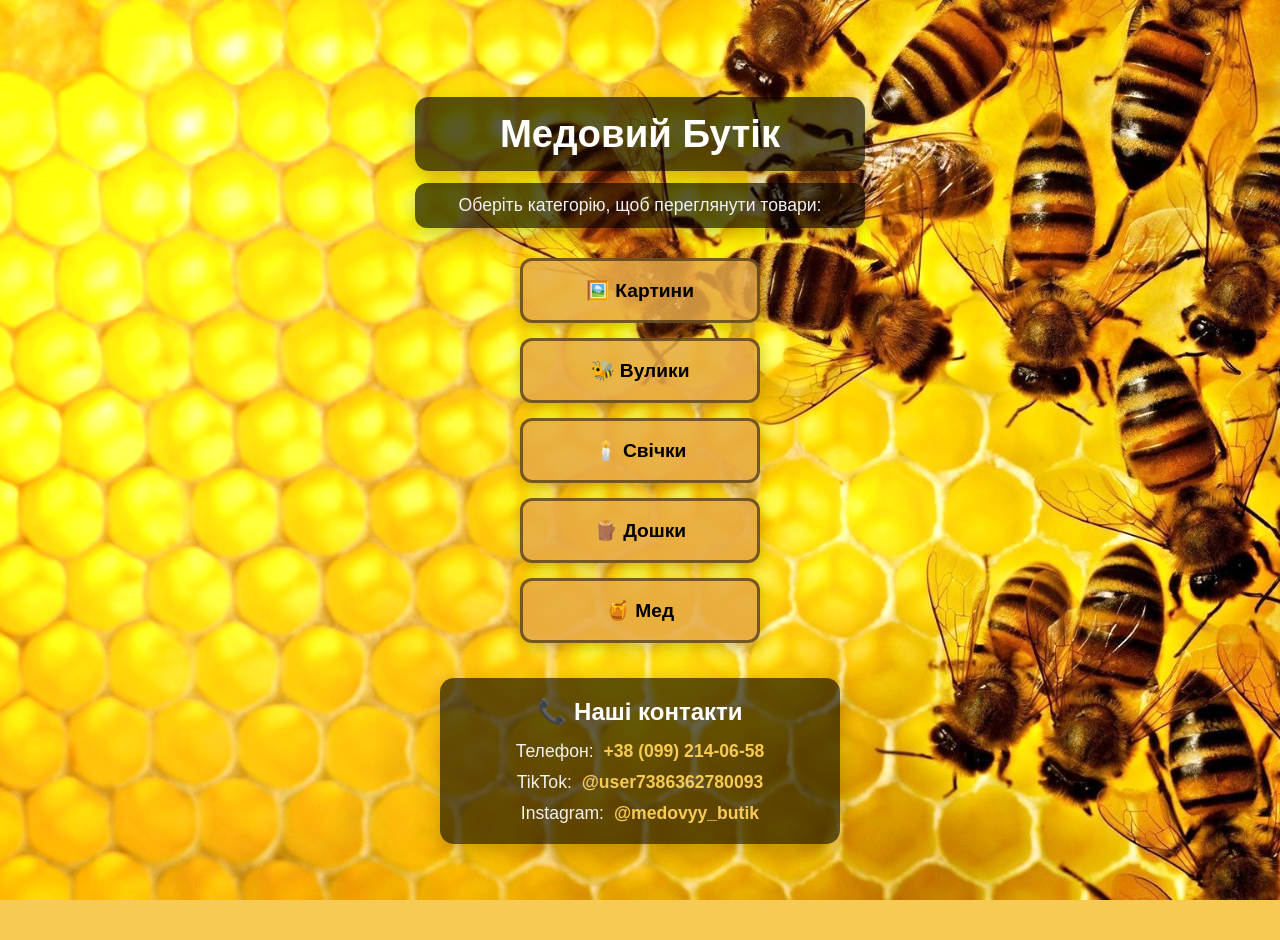
<file: index.html>
<!DOCTYPE html>
<html lang="uk">
<head>
    <meta charset="UTF-8">
    <meta name="viewport" content="width=device-width, initial-scale=1.0">
    <title>Медовий Бутік — Головна</title>
    <!-- Підключаємо наш загальний CSS-файл -->
    <link rel="stylesheet" href="style.css">
</head>
<body>
<body class="page-main">

    <!-- Спеціальний контейнер, який вирівнює все по центру -->
    <div class="main-wrapper">
        
        <!-- Прямокутник 1: Назва -->
        <div class="title-container">
            <h1>Медовий Бутік</h1>
        </div>

        <!-- Прямокутник 2: Підпис -->
        <div class="subtitle-container">
            <p>Оберіть категорію, щоб переглянути товари:</p>
        </div>

        <!-- Контейнер для кнопок-категорій -->
        <div class="categories-container">
            <a href="kartyny.html" class="btn-category">🖼️ Картини</a>
            <a href="vulyky.html" class="btn-category">🐝 Вулики</a>
            <a href="svichky.html" class="btn-category">🕯️ Свічки</a>
            <a href="doshchechky.html" class="btn-category">🪵 Дошки</a>
            <a href="med.html" class="btn-category">🍯 Мед</a>
        </div>




                   

                           <!-- 👇 БЛОК КОНТАКТІВ З ВАШИМИ ТОЧНИМИ ПОСИЛАННЯМИ 👇 -->
        <div class="contacts-container">
            <h2>📞 Наші контакти</h2>
            
            <div class="contact-item">
                <span>Телефон:</span> <a href="tel:+380992140658">+38 (099) 214-06-58</a>
            </div>
            
            <!-- Точное посилання на ТікТок -->
            <div class="contact-item">
                <span>TikTok:</span> <a href="https://www.tiktok.com/@user7386362780093?_r=1" target="_blank">@user7386362780093</a>
            </div>
            
            <!-- Точное посилання на Інстаграм з вашим токеном -->
            <div class="contact-item">
                <span>Instagram:</span> <a href="https://www.instagram.com/medovyy_butik?stkn=MnNub3M5cXRmeTh6" target="_blank">@medovyy_butik</a>
            </div>
        </div>










    </div>

</body>
</html>
</file>
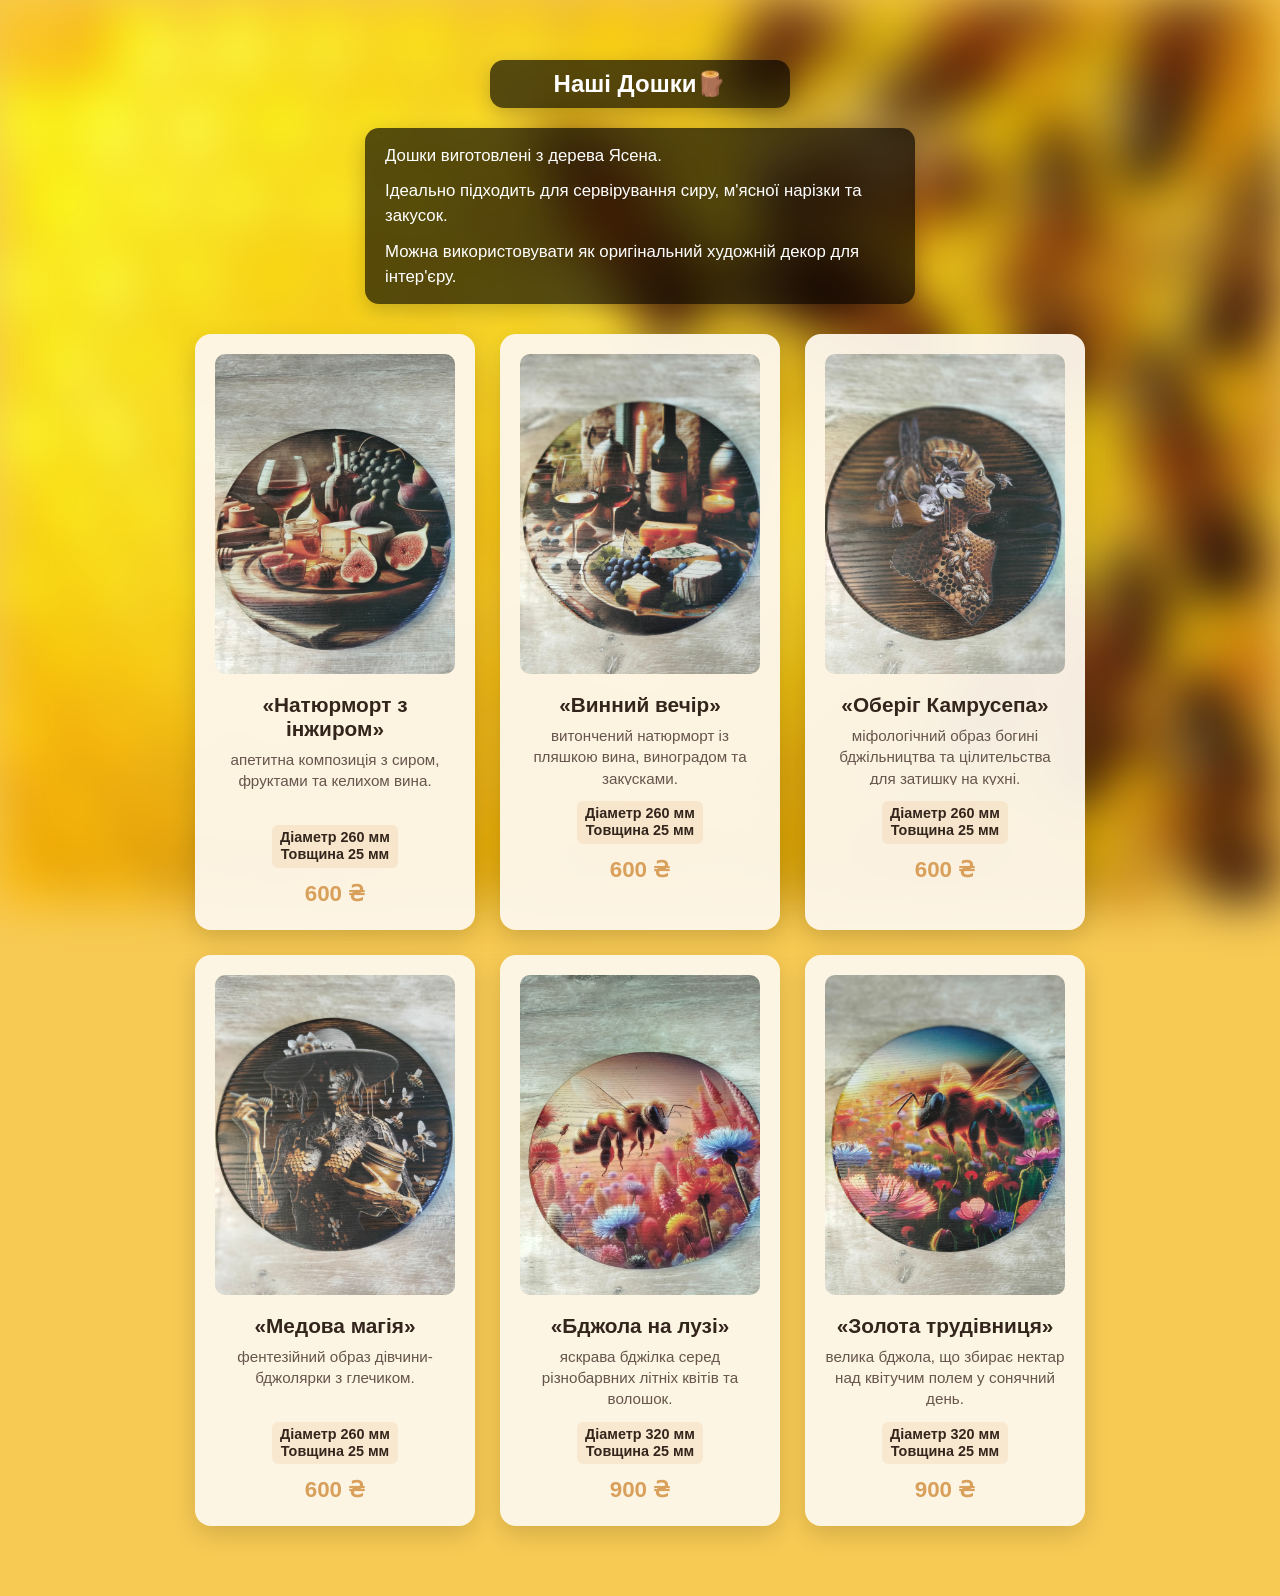
<file: doshchechky.html>
<!DOCTYPE html>
<html lang="uk">
<head>
    <meta charset="UTF-8">
    <meta name="viewport" content="width=device-width, initial-scale=1.0">
    <title>Дошки</title>
    <link rel="stylesheet" href="style.css">
</head>
<!-- Клас page-doshchechky підтягне правильний фон та заголовок -->
<body class="page-doshchechky">

    <div class="main-content-catalog">
        
        
        <!-- Заголовок сторінки -->
        <div class="title-container" style="margin: 20px auto;">
            <h1>Наші Дошки🪵</h1>
        </div>


         <!-- 👇 НОВЫЙ БЛОК С ИНФОРМАЦИЕЙ 👇 -->
        <div class="info-doshchechky">
            <p>Дошки виготовлені з дерева Ясена.</p>
            <p>Ідеально підходить для сервірування сиру, м'ясної нарізки та закусок.</p>
            <p>Можна використовувати як оригінальний художній декор для інтер'єру.</p>
        </div>




        <!-- СЕТКА ДЛЯ ДОЩЕЧОК -->
        <div class="products-grid">
        


          
              <!-- КАРТОЧКА 1 -->
<div class="product-card">
    <img src="foto-doshchek/d1.jpg" alt="Картина" class="product-img" onclick="document.getElementById('open-d1').classList.add('active')">
    <h3>«Натюрморт з інжиром»</h3>
    <p class="product-desc">апетитна композиція з сиром, фруктами та келихом вина.</p>
    <p class="product-size">
    Діаметр 260 мм
    <br> 
    Товщина 25 мм
</p>

    <div class="product-price">600 ₴</div>
</div>


<!-- ОКНО УВЕЛИЧЕННОЙ КАРТИНКИ  -->
<div id="open-d1" class="lightbox">
    <a href="javascript:void(0)" class="lightbox-close" onclick="document.getElementById('open-d1').classList.remove('active'); resetZoom('zoom-img-d1')"></a>
    <div class="lightbox-content">
        <div class="zoom-container">
            <img src="foto-doshchek/d1.jpg" alt="Крупный просмотр" id="zoom-img-d1" class="zoomable-img"
                 onwheel="zoomImage(event, this)" 
                 onmousedown="startDrag(event, this)" 
                 onmousemove="dragImage(event, this)" 
                 onmouseup="endDrag(this)" 
                 onmouseleave="endDrag(this)">
        </div>
    <a href="javascript:void(0)" class="lightbox-btn-close" onclick="document.getElementById('open-d1').classList.remove('active'); resetZoom('zoom-img-d1')">✕</a>
    </div>
</div>


          


           <!-- КАРТОЧКА 2 -->
<div class="product-card">
    <img src="foto-doshchek/d2.jpg" alt="Картина" class="product-img" onclick="document.getElementById('open-d2').classList.add('active')">
    <h3>«Винний вечір»</h3>
    <p class="product-desc">витончений натюрморт із пляшкою вина, виноградом та закусками.</p>
    <p class="product-size">
    Діаметр 260 мм
    <br> 
    Товщина 25 мм
</p>

    <div class="product-price">600 ₴</div>
</div>


<!-- ОКНО УВЕЛИЧЕННОЙ КАРТИНКИ  -->
<div id="open-d2" class="lightbox">
    <a href="javascript:void(0)" class="lightbox-close" onclick="document.getElementById('open-d2').classList.remove('active'); resetZoom('zoom-img-d2')"></a>
    <div class="lightbox-content">
        <div class="zoom-container">
            <img src="foto-doshchek/d2.jpg" alt="Крупный просмотр" id="zoom-img-d2" class="zoomable-img"
                 onwheel="zoomImage(event, this)" 
                 onmousedown="startDrag(event, this)" 
                 onmousemove="dragImage(event, this)" 
                 onmouseup="endDrag(this)" 
                 onmouseleave="endDrag(this)">
        </div>
    <a href="javascript:void(0)" class="lightbox-btn-close" onclick="document.getElementById('open-d2').classList.remove('active'); resetZoom('zoom-img-d2')">✕</a>
    </div>
</div>




           
           <!-- КАРТОЧКА 3 -->
<div class="product-card">
    <img src="foto-doshchek/d3.jpg" alt="Картина" class="product-img" onclick="document.getElementById('open-d3').classList.add('active')">
    <h3>«Оберіг Камрусепа»</h3>
    <p class="product-desc">міфологічний образ богині бджільництва та цілительства для затишку на кухні.</p>
    <p class="product-size">
    Діаметр 260 мм
    <br> 
    Товщина 25 мм
</p>

    <div class="product-price">600 ₴</div>
</div>


<!-- ОКНО УВЕЛИЧЕННОЙ КАРТИНКИ  -->
<div id="open-d3" class="lightbox">
    <a href="javascript:void(0)" class="lightbox-close" onclick="document.getElementById('open-d3').classList.remove('active'); resetZoom('zoom-img-d3')"></a>
    <div class="lightbox-content">
        <div class="zoom-container">
            <img src="foto-doshchek/d3.jpg" alt="Крупный просмотр" id="zoom-img-d3" class="zoomable-img"
                 onwheel="zoomImage(event, this)" 
                 onmousedown="startDrag(event, this)" 
                 onmousemove="dragImage(event, this)" 
                 onmouseup="endDrag(this)" 
                 onmouseleave="endDrag(this)">
        </div>
    <a href="javascript:void(0)" class="lightbox-btn-close" onclick="document.getElementById('open-d3').classList.remove('active'); resetZoom('zoom-img-d3')">✕</a>
    </div>
</div>

    


   
        <!-- КАРТОЧКА 4 -->
<div class="product-card">
    <img src="foto-doshchek/d4.jpg" alt="Картина" class="product-img" onclick="document.getElementById('open-d4').classList.add('active')">
    <h3>«Медова магія»</h3>
    <p class="product-desc">фентезійний образ дівчини-бджолярки з глечиком.</p>
    <p class="product-size">
    Діаметр 260 мм
    <br> 
    Товщина 25 мм
</p>

    <div class="product-price">600 ₴</div>
</div>


<!-- ОКНО УВЕЛИЧЕННОЙ КАРТИНКИ  -->
<div id="open-d4" class="lightbox">
    <a href="javascript:void(0)" class="lightbox-close" onclick="document.getElementById('open-d4').classList.remove('active'); resetZoom('zoom-img-d4')"></a>
    <div class="lightbox-content">
        <div class="zoom-container">
            <img src="foto-doshchek/d4.jpg" alt="Крупный просмотр" id="zoom-img-d4" class="zoomable-img"
                 onwheel="zoomImage(event, this)" 
                 onmousedown="startDrag(event, this)" 
                 onmousemove="dragImage(event, this)" 
                 onmouseup="endDrag(this)" 
                 onmouseleave="endDrag(this)">
        </div>
    <a href="javascript:void(0)" class="lightbox-btn-close" onclick="document.getElementById('open-d4').classList.remove('active'); resetZoom('zoom-img-d4')">✕</a>
    </div>
</div>




            <!-- КАРТОЧКА 5 -->
<div class="product-card">
    <img src="foto-doshchek/d5.jpg" alt="Картина" class="product-img" onclick="document.getElementById('open-d5').classList.add('active')">
    <h3>«Бджола на лузі»</h3>
    <p class="product-desc">яскрава бджілка серед різнобарвних літніх квітів та волошок.</p>
    <p class="product-size">
    Діаметр 320 мм
    <br> 
    Товщина 25 мм
</p>

    <div class="product-price">900 ₴</div>
</div>


<!-- ОКНО УВЕЛИЧЕННОЙ КАРТИНКИ  -->
<div id="open-d5" class="lightbox">
    <a href="javascript:void(0)" class="lightbox-close" onclick="document.getElementById('open-d5').classList.remove('active'); resetZoom('zoom-img-d5')"></a>
    <div class="lightbox-content">
        <div class="zoom-container">
            <img src="foto-doshchek/d5.jpg" alt="Крупный просмотр" id="zoom-img-d5" class="zoomable-img"
                 onwheel="zoomImage(event, this)" 
                 onmousedown="startDrag(event, this)" 
                 onmousemove="dragImage(event, this)" 
                 onmouseup="endDrag(this)" 
                 onmouseleave="endDrag(this)">
        </div>
    <a href="javascript:void(0)" class="lightbox-btn-close" onclick="document.getElementById('open-d5').classList.remove('active'); resetZoom('zoom-img-d5')">✕</a>
    </div>
</div>



              <!-- КАРТОЧКА 6 -->
<div class="product-card">
    <img src="foto-doshchek/d6.jpg" alt="Картина" class="product-img" onclick="document.getElementById('open-d6').classList.add('active')">
    <h3>«Золота трудівниця»</h3>
    <p class="product-desc">велика бджола, що збирає нектар над квітучим полем у сонячний день.</p>
    <p class="product-size">
    Діаметр 320 мм
    <br> 
    Товщина 25 мм
</p>

    <div class="product-price">900 ₴</div>
</div>


<!-- ОКНО УВЕЛИЧЕННОЙ КАРТИНКИ  -->
<div id="open-d6" class="lightbox">
    <a href="javascript:void(0)" class="lightbox-close" onclick="document.getElementById('open-d6').classList.remove('active'); resetZoom('zoom-img-d6')"></a>
    <div class="lightbox-content">
        <div class="zoom-container">
            <img src="foto-doshchek/d6.jpg" alt="Крупный просмотр" id="zoom-img-d4" class="zoomable-img"
                 onwheel="zoomImage(event, this)" 
                 onmousedown="startDrag(event, this)" 
                 onmousemove="dragImage(event, this)" 
                 onmouseup="endDrag(this)" 
                 onmouseleave="endDrag(this)">
        </div>
    <a href="javascript:void(0)" class="lightbox-btn-close" onclick="document.getElementById('open-d6').classList.remove('active'); resetZoom('zoom-img-d6')">✕</a>
    </div>
</div>

              









 <!-- 🧙‍♂️ ОБЩИЙ УМНЫЙ СКРИПТ: ЗУМ, ПЕРЕТАСКИВАНИЕ И АВТО-ЗАМОРОЗКА ФОНА -->
    <script>
        let isDragging = false;
        let startX, startY;
        let translateX = 0, translateY = 0;
        let scale = 1;

        // --- УМНАЯ АВТО-ЗАМОРОЗКА ЗАДНЕГО ФОНА БЕЗ ПОВТОРЕНИЯ КОДА ---
        // Этот робот-наблюдатель каждую секунду смотрит, открыто ли какое-то окно.
        // Если открыто — он сам включает .no-scroll для body, если закрыто — выключает.
        const observer = new MutationObserver(() => {
            const anyActiveLightbox = document.querySelector('.lightbox.active');
            if (anyActiveLightbox) {
                document.body.classList.add('no-scroll');
            } else {
                document.body.classList.remove('no-scroll');
            }
        });

        // Включаем наблюдателя для всех лайтбоксов на странице
        document.addEventListener("DOMContentLoaded", () => {
            document.querySelectorAll('.lightbox').forEach(lightbox => {
                observer.observe(lightbox, { attributes: true, attributeFilter: ['class'] });
            });
        });


        // --- КОД ДЛЯ ИНТЕРАКТИВНОГО ЗУМА МЫШКОЙ ---
        function zoomImage(e, img) {
            e.preventDefault(); // Запрещаем стандартную прокрутку сайта
            const zoomFactor = 0.1;
            if (e.deltaY < 0) {
                scale += zoomFactor; // Крутим вверх — увеличиваем
            } else {
                scale -= zoomFactor; // Крутим вниз — уменьшаем
            }

            scale = Math.max(1, Math.min(4, scale));

            if (scale === 1) {
                translateX = 0;
                translateY = 0;
                img.style.cursor = 'zoom-in';
            } else {
                img.style.cursor = 'grab';
            }

            img.style.transform = `scale(${scale}) translate(${translateX}px, ${translateY}px)`;
        }

        function startDrag(e, img) {
            if (scale === 1) return;
            isDragging = true;
            img.style.cursor = 'grabbing';
            startX = e.clientX - translateX;
            startY = e.clientY - translateY;
        }

        function dragImage(e, img) {
            if (!isDragging) return;
            translateX = e.clientX - startX;
            translateY = e.clientY - startY;
            img.style.transform = `scale(${scale}) translate(${translateX / scale}px, ${translateY / scale}px)`;
        }

        function endDrag(img) {
            if (!isDragging) return;
            isDragging = false;
            img.style.cursor = 'grab';
        }

        function resetZoom(imgId) {
            const img = document.getElementById(imgId);
            if (img) {
                scale = 1;
                translateX = 0;
                translateY = 0;
                img.style.transform = 'scale(1) translate(0px, 0px)';
                img.style.cursor = 'zoom-in';
            }
        }
    </script>














            


        </div>

    </div>

</body>
</html>
</file>
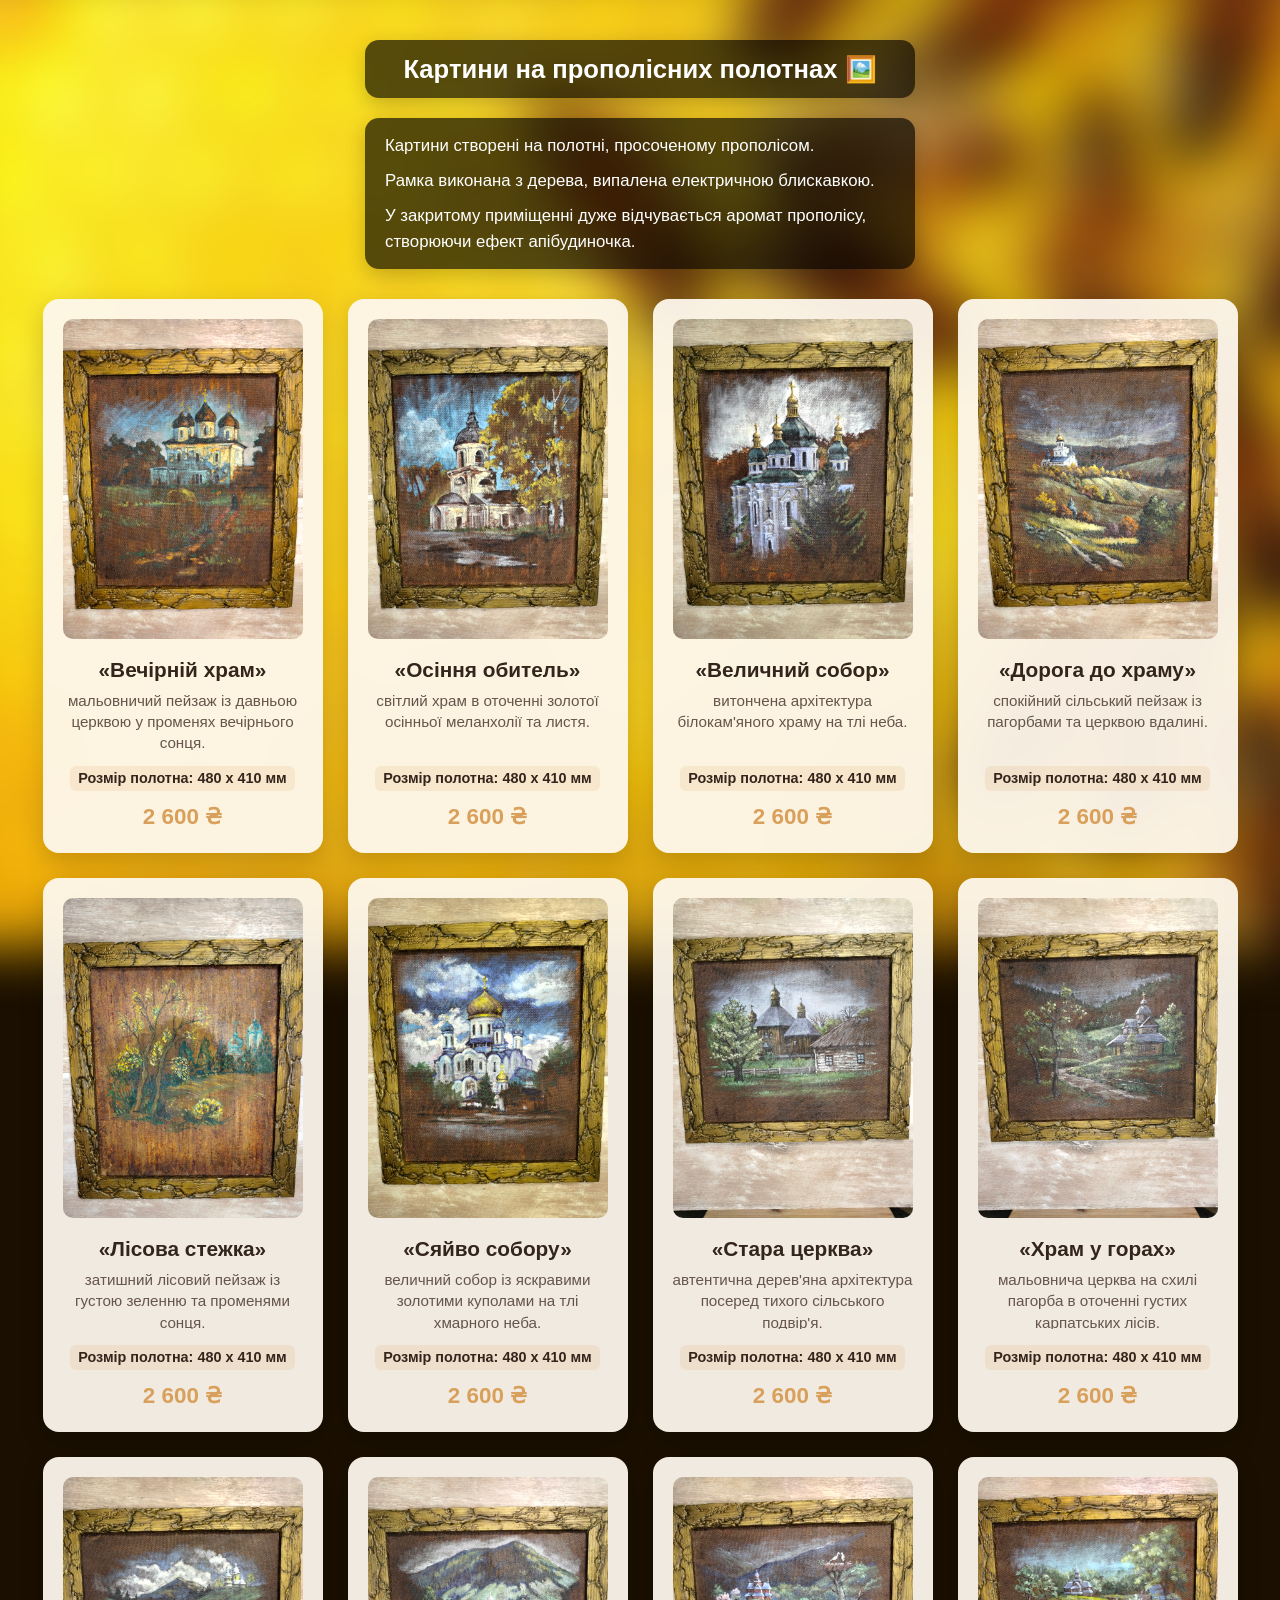
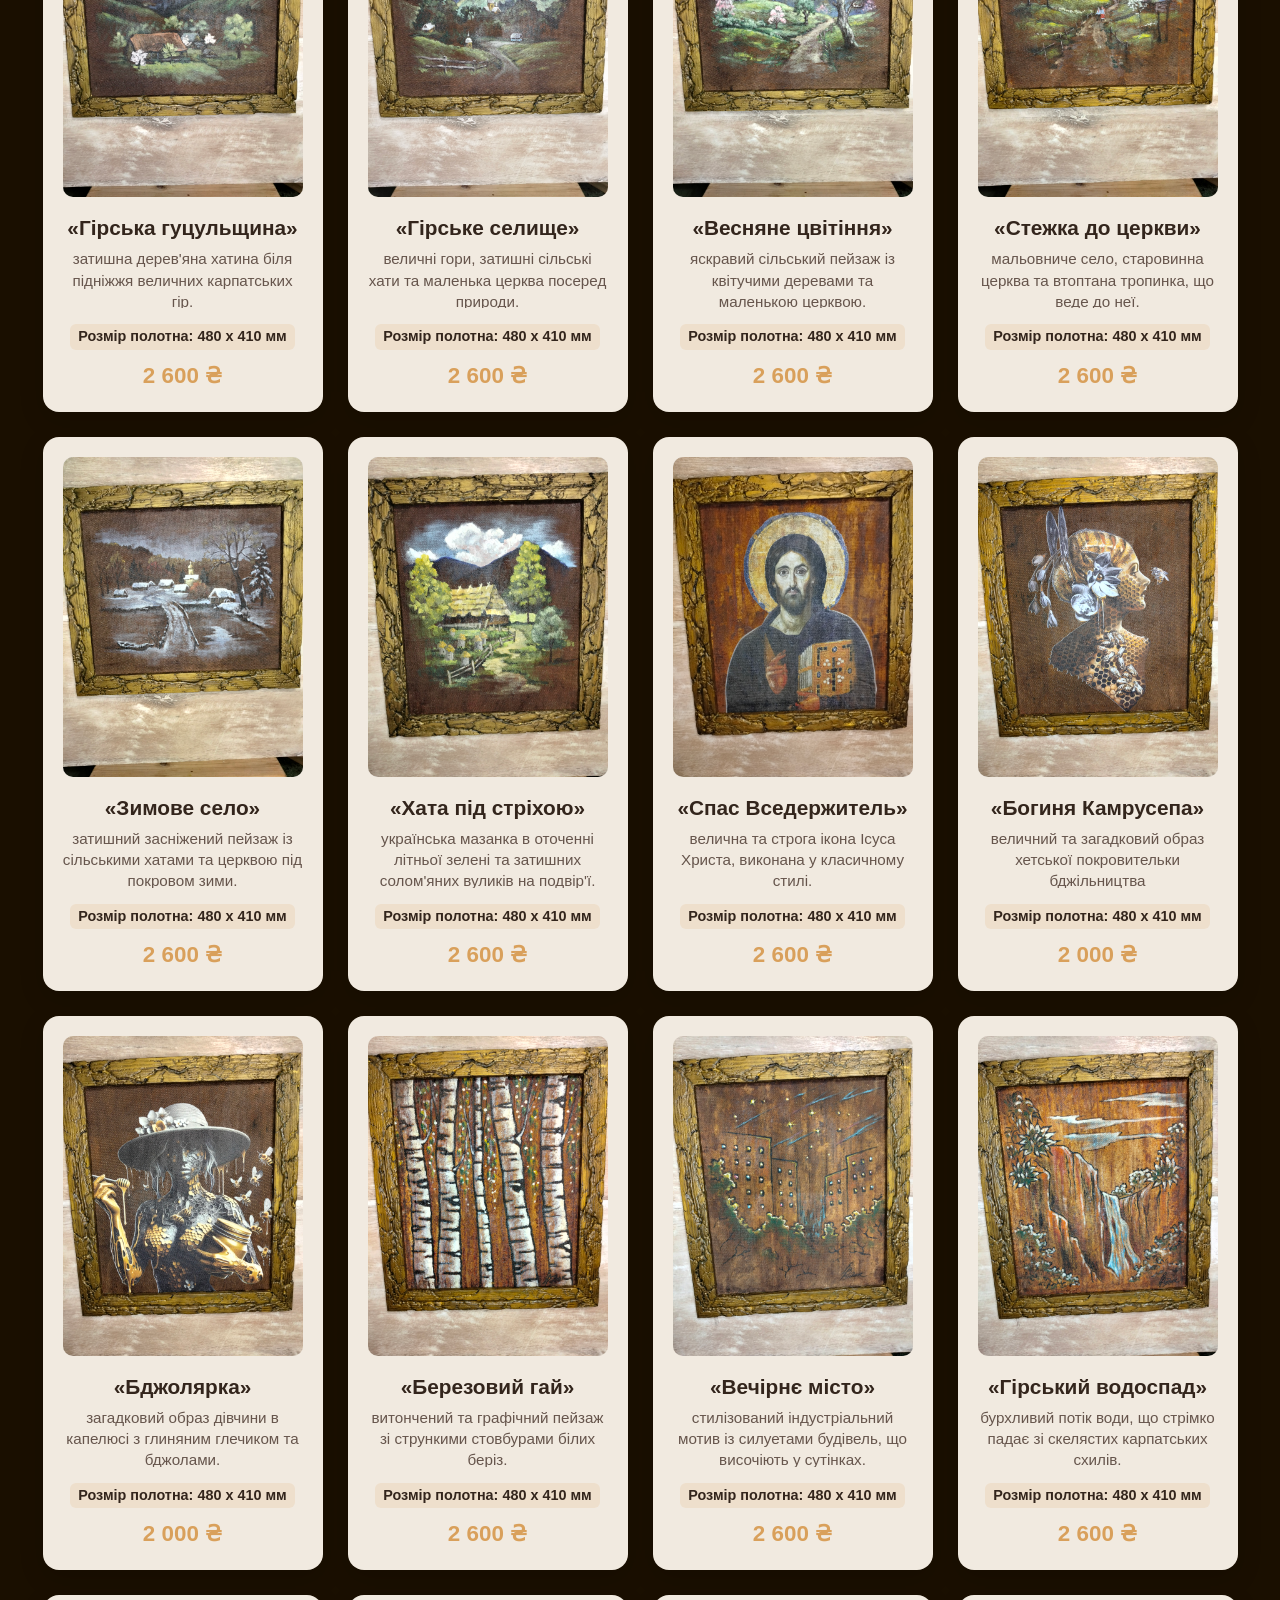
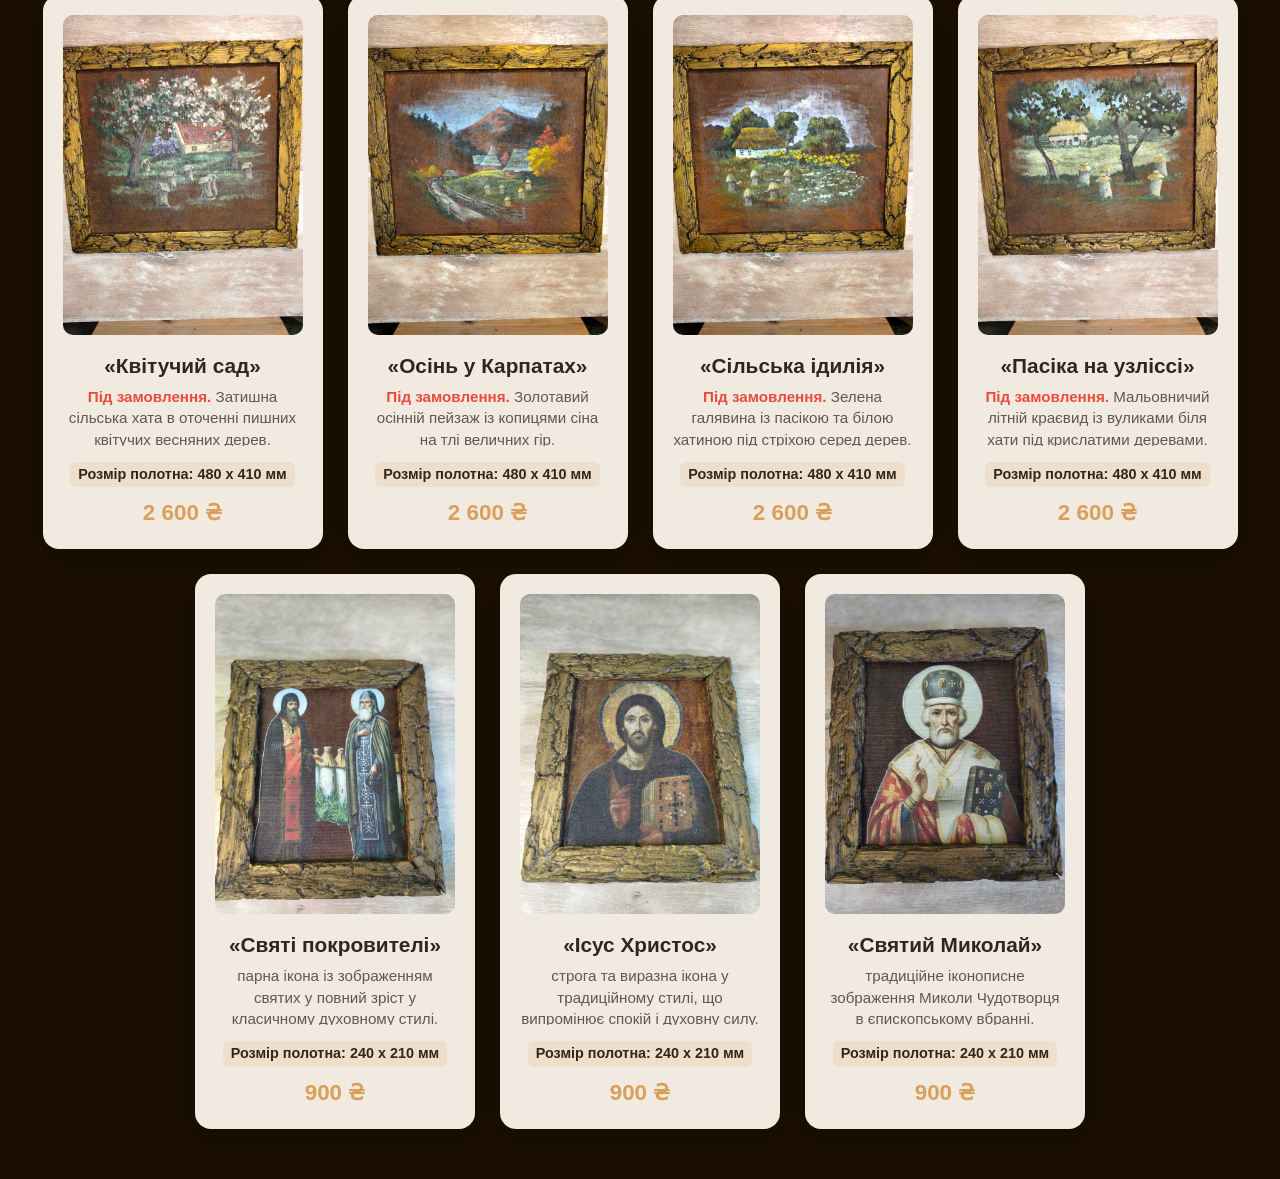
<file: kartyny.html>
<!DOCTYPE html>
<html lang="uk">
<head>
    <meta charset="UTF-8">
    <meta name="viewport" content="width=device-width, initial-scale=1.0">
    <title>Картини</title>
    <link rel="stylesheet" href="style.css">
</head>
<!-- Добавили специальный класс "page-catalog", чтобы CSS понял: здесь нужен полностью размытый фон -->
<body class="page-catalog">

    <div class="main-content-catalog">
        
        

        <!-- Заголовок сторінки -->
        <div class="title-container" style="margin: 20px auto;">
            <h1>Картини на прополісних полотнах 🖼️</h1>
        </div>


        <!-- 👇 НОВЫЙ БЛОК С ИНФОРМАЦИЕЙ 👇 -->
        <div class="info-kartiny">
            <p> Картини створені на полотні, просоченому прополісом.</p>
            <p> Рамка виконана з дерева, випалена електричною блискавкою.</p>
            <p> У закритому приміщенні дуже відчувається аромат прополісу, створюючи ефект апібудиночка.</p>
        </div>




        <!-- СЕТКА ДЛЯ ТОВАРОВ -->
        <div class="products-grid">
            

           <!-- КАРТОЧКА 1 -->
<div class="product-card">
    <!-- Навесили событие клика: при нажатии на картинку откроется окно с id "open-k1" -->
    <img src="foto-kartin/k1.jpg" alt="Картина" class="product-img" onclick="document.getElementById('open-k1').classList.add('active')">
    <h3>«Вечірній храм»</h3>
    <p class="product-desc">мальовничий пейзаж із давньою церквою у променях вечірнього сонця.</p>
    <p class="product-size">Розмір полотна: 480 х 410 мм</p>
    <div class="product-price">2 600 ₴</div>
</div>

<!-- ОКНО УВЕЛИЧЕННОЙ КАРТИНКИ (Остается на месте) -->
<div id="open-k1" class="lightbox">
    <!-- При клике на фон — убираем класс 'active' и окно закрывается -->
    <a href="javascript:void(0)" class="lightbox-close" onclick="document.getElementById('open-k1').classList.remove('active'); resetZoom('zoom-img-1')"></a>
    <div class="lightbox-content">
        <!-- 🌟 ИСПРАВЛЕНО: Добавили id="zoom-img-1" и события для мышки (колёсико и перетаскивание) -->
        <div class="zoom-container">
            <img src="foto-kartin/k1.jpg" alt="Крупный просмотр" id="zoom-img-1" class="zoomable-img"
                 onwheel="zoomImage(event, this)" 
                 onmousedown="startDrag(event, this)" 
                 onmousemove="dragImage(event, this)" 
                 onmouseup="endDrag(this)" 
                 onmouseleave="endDrag(this)">
        </div>
        <!-- Крестик теперь тоже сбрасывает приближение при закрытии -->
        <a href="javascript:void(0)" class="lightbox-btn-close" onclick="document.getElementById('open-k1').classList.remove('active'); resetZoom('zoom-img-1')">✕</a>
    </div>
</div>





            <!-- КАРТОЧКА 2 -->
            <div class="product-card">
                <img src="foto-kartin/k2.jpg" alt="Картина" class="product-img" onclick="document.getElementById('open-k2').classList.add('active')">
                <h3>«Осіння обитель»</h3>
                <p class="product-desc">світлий храм в оточенні золотої осінньої меланхолії та листя.</p>
                <p class="product-size">Розмір полотна: 480 х 410 мм</p>
                <div class="product-price">2 600 ₴</div>
            </div>


            <!-- ОКНО УВЕЛИЧЕННОЙ КАРТИНКИ №2 -->
<div id="open-k2" class="lightbox">
    <!-- При клике на фон — убираем класс 'active' и сбрасываем зум для zoom-img-2 -->
    <a href="javascript:void(0)" class="lightbox-close" onclick="document.getElementById('open-k2').classList.remove('active'); resetZoom('zoom-img-2')"></a>
    <div class="lightbox-content">
        <!-- Оболочка для зума -->
        <div class="zoom-container">
            <!-- Задали уникальный id="zoom-img-2" и события мышки -->
            <img src="foto-kartin/k2.jpg" alt="Крупный просмотр" id="zoom-img-2" class="zoomable-img"
                 onwheel="zoomImage(event, this)" 
                 onmousedown="startDrag(event, this)" 
                 onmousemove="dragImage(event, this)" 
                 onmouseup="endDrag(this)" 
                 onmouseleave="endDrag(this)">
        </div>
        <!-- Кнопка-крестик закрывает окно и сбрасывает приближение для zoom-img-2 -->
        <a href="javascript:void(0)" class="lightbox-btn-close" onclick="document.getElementById('open-k2').classList.remove('active'); resetZoom('zoom-img-2')">✕</a>
    </div>
</div>




            <!-- КАРТОЧКА 3 -->
            <div class="product-card">
                <img src="foto-kartin/k3.jpg" alt="Картина" class="product-img" onclick="document.getElementById('open-k3').classList.add('active')">
                <h3>«Величний собор»</h3>
                <p class="product-desc">витончена архітектура білокам'яного храму на тлі неба.</p>
                <p class="product-size">Розмір полотна: 480 х 410 мм</p>
                <div class="product-price">2 600 ₴</div>
            </div>

           <!-- ОКНО УВЕЛИЧЕННОЙ КАРТИНКИ №3 -->
<div id="open-k3" class="lightbox">
    <!-- При клике на фон — убираем класс 'active' и сбрасываем зум для zoom-img-2 -->
    <a href="javascript:void(0)" class="lightbox-close" onclick="document.getElementById('open-k3').classList.remove('active'); resetZoom('zoom-img-3')"></a>
    <div class="lightbox-content">
        <!-- Оболочка для зума -->
        <div class="zoom-container">
            <!-- Задали уникальный id="zoom-img-2" и события мышки -->
            <img src="foto-kartin/k3.jpg" alt="Крупный просмотр" id="zoom-img-3" class="zoomable-img"
                 onwheel="zoomImage(event, this)" 
                 onmousedown="startDrag(event, this)" 
                 onmousemove="dragImage(event, this)" 
                 onmouseup="endDrag(this)" 
                 onmouseleave="endDrag(this)">
        </div>
        <!-- Кнопка-крестик закрывает окно и сбрасывает приближение для zoom-img-2 -->
        <a href="javascript:void(0)" class="lightbox-btn-close" onclick="document.getElementById('open-k3').classList.remove('active'); resetZoom('zoom-img-3')">✕</a>
    </div>
</div>



            <!-- КАРТОЧКА 4 -->
            <div class="product-card">
                <img src="foto-kartin/k4.jpg" alt="Картина" class="product-img" onclick="document.getElementById('open-k4').classList.add('active')">
                <h3>«Дорога до храму»</h3>
                <p class="product-desc">спокійний сільський пейзаж із пагорбами та церквою вдалині.</p>
                <p class="product-size">Розмір полотна: 480 х 410 мм</p>
                <div class="product-price">2 600 ₴</div>
            </div>

             <!-- ОКНО УВЕЛИЧЕННОЙ КАРТИНКИ №4 -->
<div id="open-k4" class="lightbox">
    <!-- При клике на фон — убираем класс 'active' и сбрасываем зум для zoom-img-2 -->
    <a href="javascript:void(0)" class="lightbox-close" onclick="document.getElementById('open-k4').classList.remove('active'); resetZoom('zoom-img-4')"></a>
    <div class="lightbox-content">
        <!-- Оболочка для зума -->
        <div class="zoom-container">
            <!-- Задали уникальный id="zoom-img-2" и события мышки -->
            <img src="foto-kartin/k4.jpg" alt="Крупный просмотр" id="zoom-img-4" class="zoomable-img"
                 onwheel="zoomImage(event, this)" 
                 onmousedown="startDrag(event, this)" 
                 onmousemove="dragImage(event, this)" 
                 onmouseup="endDrag(this)" 
                 onmouseleave="endDrag(this)">
        </div>
        <!-- Кнопка-крестик закрывает окно и сбрасывает приближение для zoom-img-2 -->
        <a href="javascript:void(0)" class="lightbox-btn-close" onclick="document.getElementById('open-k4').classList.remove('active'); resetZoom('zoom-img-4')">✕</a>
    </div>
</div>




            <!-- КАРТОЧКА 5 -->
            <div class="product-card">
                <img src="foto-kartin/k5.jpg" alt="Картина" class="product-img" onclick="document.getElementById('open-k5').classList.add('active')">
                <h3>«Лісова стежка»</h3>
                <p class="product-desc">затишний лісовий пейзаж із густою зеленню та променями сонця.</p>
                <p class="product-size">Розмір полотна: 480 х 410 мм</p>
                <div class="product-price">2 600 ₴</div>
            </div>


              <!-- ОКНО УВЕЛИЧЕННОЙ КАРТИНКИ №5 -->
<div id="open-k5" class="lightbox">
    <!-- При клике на фон — убираем класс 'active' и сбрасываем зум для zoom-img-2 -->
    <a href="javascript:void(0)" class="lightbox-close" onclick="document.getElementById('open-k5').classList.remove('active'); resetZoom('zoom-img-5')"></a>
    <div class="lightbox-content">
        <!-- Оболочка для зума -->
        <div class="zoom-container">
            <!-- Задали уникальный id="zoom-img-2" и события мышки -->
            <img src="foto-kartin/k5.jpg" alt="Крупный просмотр" id="zoom-img-5" class="zoomable-img"
                 onwheel="zoomImage(event, this)" 
                 onmousedown="startDrag(event, this)" 
                 onmousemove="dragImage(event, this)" 
                 onmouseup="endDrag(this)" 
                 onmouseleave="endDrag(this)">
        </div>
        <!-- Кнопка-крестик закрывает окно и сбрасывает приближение для zoom-img-2 -->
        <a href="javascript:void(0)" class="lightbox-btn-close" onclick="document.getElementById('open-k5').classList.remove('active'); resetZoom('zoom-img-5')">✕</a>
    </div>
</div>




            <!-- КАРТОЧКА 6 -->
            <div class="product-card">
                <img src="foto-kartin/k6.jpg" alt="Картина" class="product-img" onclick="document.getElementById('open-k6').classList.add('active')">
                <h3>«Сяйво собору»</h3>
                <p class="product-desc">величний собор із яскравими золотими куполами на тлі хмарного неба.</p>
                <p class="product-size">Розмір полотна: 480 х 410 мм</p>
                <div class="product-price">2 600 ₴</div>
            </div>

             <!-- ОКНО УВЕЛИЧЕННОЙ КАРТИНКИ №6 -->
<div id="open-k6" class="lightbox">
    <!-- При клике на фон — убираем класс 'active' и сбрасываем зум для zoom-img-2 -->
    <a href="javascript:void(0)" class="lightbox-close" onclick="document.getElementById('open-k6').classList.remove('active'); resetZoom('zoom-img-6')"></a>
    <div class="lightbox-content">
        <!-- Оболочка для зума -->
        <div class="zoom-container">
            <!-- Задали уникальный id="zoom-img-2" и события мышки -->
            <img src="foto-kartin/k6.jpg" alt="Крупный просмотр" id="zoom-img-6" class="zoomable-img"
                 onwheel="zoomImage(event, this)" 
                 onmousedown="startDrag(event, this)" 
                 onmousemove="dragImage(event, this)" 
                 onmouseup="endDrag(this)" 
                 onmouseleave="endDrag(this)">
        </div>
        <!-- Кнопка-крестик закрывает окно и сбрасывает приближение для zoom-img-2 -->
        <a href="javascript:void(0)" class="lightbox-btn-close" onclick="document.getElementById('open-k6').classList.remove('active'); resetZoom('zoom-img-6')">✕</a>
    </div>
</div>



            <!-- КАРТОЧКА 7 -->
            <div class="product-card">
                <img src="foto-kartin/k7.jpg" alt="Картина" class="product-img" onclick="document.getElementById('open-k7').classList.add('active')">
                <h3>«Стара церква»</h3>
                <p class="product-desc">автентична дерев'яна архітектура посеред тихого сільського подвір'я.</p>
                <p class="product-size">Розмір полотна: 480 х 410 мм</p>
                <div class="product-price">2 600 ₴</div>
            </div>


           <!-- ОКНО УВЕЛИЧЕННОЙ КАРТИНКИ №7 -->
<div id="open-k7" class="lightbox">
    <!-- При клике на фон — убираем класс 'active' и сбрасываем зум для zoom-img-2 -->
    <a href="javascript:void(0)" class="lightbox-close" onclick="document.getElementById('open-k7').classList.remove('active'); resetZoom('zoom-img-7')"></a>
    <div class="lightbox-content">
        <!-- Оболочка для зума -->
        <div class="zoom-container">
            <!-- Задали уникальный id="zoom-img-2" и события мышки -->
            <img src="foto-kartin/k7.jpg" alt="Крупный просмотр" id="zoom-img-7" class="zoomable-img"
                 onwheel="zoomImage(event, this)" 
                 onmousedown="startDrag(event, this)" 
                 onmousemove="dragImage(event, this)" 
                 onmouseup="endDrag(this)" 
                 onmouseleave="endDrag(this)">
        </div>
        <!-- Кнопка-крестик закрывает окно и сбрасывает приближение для zoom-img-2 -->
        <a href="javascript:void(0)" class="lightbox-btn-close" onclick="document.getElementById('open-k7').classList.remove('active'); resetZoom('zoom-img-7')">✕</a>
    </div>
</div>



            <!-- КАРТОЧКА 8 -->
            <div class="product-card">
                <img src="foto-kartin/k8.jpg" alt="Картина" class="product-img" onclick="document.getElementById('open-k8').classList.add('active')">
                <h3>«Храм у горах»</h3>
                <p class="product-desc">мальовнича церква на схилі пагорба в оточенні густих карпатських лісів.</p>
                <p class="product-size">Розмір полотна: 480 х 410 мм</p>
                <div class="product-price">2 600 ₴</div>
            </div>

             <!-- ОКНО УВЕЛИЧЕННОЙ КАРТИНКИ №8 -->
<div id="open-k8" class="lightbox">
    <!-- При клике на фон — убираем класс 'active' и сбрасываем зум для zoom-img-2 -->
    <a href="javascript:void(0)" class="lightbox-close" onclick="document.getElementById('open-k8').classList.remove('active'); resetZoom('zoom-img-8')"></a>
    <div class="lightbox-content">
        <!-- Оболочка для зума -->
        <div class="zoom-container">
            <!-- Задали уникальный id="zoom-img-2" и события мышки -->
            <img src="foto-kartin/k8.jpg" alt="Крупный просмотр" id="zoom-img-8" class="zoomable-img"
                 onwheel="zoomImage(event, this)" 
                 onmousedown="startDrag(event, this)" 
                 onmousemove="dragImage(event, this)" 
                 onmouseup="endDrag(this)" 
                 onmouseleave="endDrag(this)">
        </div>
        <!-- Кнопка-крестик закрывает окно и сбрасывает приближение для zoom-img-2 -->
        <a href="javascript:void(0)" class="lightbox-btn-close" onclick="document.getElementById('open-k8').classList.remove('active'); resetZoom('zoom-img-8')">✕</a>
    </div>
</div>



            <!-- КАРТОЧКА 9 -->
            <div class="product-card">
                <img src="foto-kartin/k9.jpg" alt="Картина" class="product-img" onclick="document.getElementById('open-k9').classList.add('active')">
                <h3>«Гірська гуцульщина»</h3>
                <p class="product-desc">затишна дерев'яна хатина біля підніжжя величних карпатських гір.</p>
                <p class="product-size">Розмір полотна: 480 х 410 мм</p>
                <div class="product-price">2 600 ₴</div>
            </div>


            <!-- ОКНО УВЕЛИЧЕННОЙ КАРТИНКИ №9 -->
<div id="open-k9" class="lightbox">
    <!-- При клике на фон — убираем класс 'active' и сбрасываем зум для zoom-img-2 -->
    <a href="javascript:void(0)" class="lightbox-close" onclick="document.getElementById('open-k9').classList.remove('active'); resetZoom('zoom-img-9')"></a>
    <div class="lightbox-content">
        <!-- Оболочка для зума -->
        <div class="zoom-container">
            <!-- Задали уникальный id="zoom-img-2" и события мышки -->
            <img src="foto-kartin/k9.jpg" alt="Крупный просмотр" id="zoom-img-9" class="zoomable-img"
                 onwheel="zoomImage(event, this)" 
                 onmousedown="startDrag(event, this)" 
                 onmousemove="dragImage(event, this)" 
                 onmouseup="endDrag(this)" 
                 onmouseleave="endDrag(this)">
        </div>
        <!-- Кнопка-крестик закрывает окно и сбрасывает приближение для zoom-img-2 -->
        <a href="javascript:void(0)" class="lightbox-btn-close" onclick="document.getElementById('open-k9').classList.remove('active'); resetZoom('zoom-img-9')">✕</a>
    </div>
</div>



            <!-- КАРТОЧКА 10 -->
            <div class="product-card">
                <img src="foto-kartin/k10.jpg" alt="Картина" class="product-img" onclick="document.getElementById('open-k10').classList.add('active')">
                <h3>«Гірське селище»</h3>
                <p class="product-desc">величні гори, затишні сільські хати та маленька церква посеред природи.</p>
                <p class="product-size">Розмір полотна: 480 х 410 мм</p>
                <div class="product-price">2 600 ₴</div>
            </div>

            <!-- ОКНО УВЕЛИЧЕННОЙ КАРТИНКИ №10 -->
<div id="open-k10" class="lightbox">
    <!-- При клике на фон — убираем класс 'active' и сбрасываем зум для zoom-img-2 -->
    <a href="javascript:void(0)" class="lightbox-close" onclick="document.getElementById('open-k10').classList.remove('active'); resetZoom('zoom-img-10')"></a>
    <div class="lightbox-content">
        <!-- Оболочка для зума -->
        <div class="zoom-container">
            <!-- Задали уникальный id="zoom-img-2" и события мышки -->
            <img src="foto-kartin/k10.jpg" alt="Крупный просмотр" id="zoom-img-10" class="zoomable-img"
                 onwheel="zoomImage(event, this)" 
                 onmousedown="startDrag(event, this)" 
                 onmousemove="dragImage(event, this)" 
                 onmouseup="endDrag(this)" 
                 onmouseleave="endDrag(this)">
        </div>
        <!-- Кнопка-крестик закрывает окно и сбрасывает приближение для zoom-img-2 -->
        <a href="javascript:void(0)" class="lightbox-btn-close" onclick="document.getElementById('open-k10').classList.remove('active'); resetZoom('zoom-img-10')">✕</a>
    </div>
</div>



            <!-- КАРТОЧКА 11 -->
            <div class="product-card">
                <img src="foto-kartin/k11.jpg" alt="Картина" class="product-img" onclick="document.getElementById('open-k11').classList.add('active')">
                <h3>«Весняне цвітіння»</h3>
                <p class="product-desc">яскравий сільський пейзаж із квітучими деревами та маленькою церквою.</p>
                <p class="product-size">Розмір полотна: 480 х 410 мм</p>
                <div class="product-price">2 600 ₴</div>
            </div>

            <!-- ОКНО УВЕЛИЧЕННОЙ КАРТИНКИ №11 -->
<div id="open-k11" class="lightbox">
    <!-- При клике на фон — убираем класс 'active' и сбрасываем зум для zoom-img-2 -->
    <a href="javascript:void(0)" class="lightbox-close" onclick="document.getElementById('open-k11').classList.remove('active'); resetZoom('zoom-img-11')"></a>
    <div class="lightbox-content">
        <!-- Оболочка для зума -->
        <div class="zoom-container">
            <!-- Задали уникальный id="zoom-img-2" и события мышки -->
            <img src="foto-kartin/k11.jpg" alt="Крупный просмотр" id="zoom-img-11" class="zoomable-img"
                 onwheel="zoomImage(event, this)" 
                 onmousedown="startDrag(event, this)" 
                 onmousemove="dragImage(event, this)" 
                 onmouseup="endDrag(this)" 
                 onmouseleave="endDrag(this)">
        </div>
        <!-- Кнопка-крестик закрывает окно и сбрасывает приближение для zoom-img-2 -->
        <a href="javascript:void(0)" class="lightbox-btn-close" onclick="document.getElementById('open-k11').classList.remove('active'); resetZoom('zoom-img-11')">✕</a>
    </div>
</div>



            <!-- КАРТОЧКА 12 -->
            <div class="product-card">
                <img src="foto-kartin/k12.jpg" alt="Картина" class="product-img" onclick="document.getElementById('open-k12').classList.add('active')">
                <h3>«Стежка до церкви»</h3>
                <p class="product-desc">мальовниче село, старовинна церква та втоптана тропинка, що веде до неї.</p>
                <p class="product-size">Розмір полотна: 480 х 410 мм</p>
                <div class="product-price">2 600 ₴</div>
            </div>

             <!-- ОКНО УВЕЛИЧЕННОЙ КАРТИНКИ №12 -->
<div id="open-k12" class="lightbox">
    <!-- При клике на фон — убираем класс 'active' и сбрасываем зум для zoom-img-2 -->
    <a href="javascript:void(0)" class="lightbox-close" onclick="document.getElementById('open-k12').classList.remove('active'); resetZoom('zoom-img-12')"></a>
    <div class="lightbox-content">
        <!-- Оболочка для зума -->
        <div class="zoom-container">
            <!-- Задали уникальный id="zoom-img-2" и события мышки -->
            <img src="foto-kartin/k12.jpg" alt="Крупный просмотр" id="zoom-img-12" class="zoomable-img"
                 onwheel="zoomImage(event, this)" 
                 onmousedown="startDrag(event, this)" 
                 onmousemove="dragImage(event, this)" 
                 onmouseup="endDrag(this)" 
                 onmouseleave="endDrag(this)">
        </div>
        <!-- Кнопка-крестик закрывает окно и сбрасывает приближение для zoom-img-2 -->
        <a href="javascript:void(0)" class="lightbox-btn-close" onclick="document.getElementById('open-k12').classList.remove('active'); resetZoom('zoom-img-12')">✕</a>
    </div>
</div>



            <!-- КАРТОЧКА 13 -->
            <div class="product-card">
                <img src="foto-kartin/k13.jpg" alt="Картина" class="product-img" onclick="document.getElementById('open-k13').classList.add('active')">
                <h3>«Зимове село»</h3>
                <p class="product-desc">затишний засніжений пейзаж із сільськими хатами та церквою під покровом зими.</p>
                <p class="product-size">Розмір полотна: 480 х 410 мм</p>
                <div class="product-price">2 600 ₴</div>
            </div>

               <!-- ОКНО УВЕЛИЧЕННОЙ КАРТИНКИ №13 -->
<div id="open-k13" class="lightbox">
    <!-- При клике на фон — убираем класс 'active' и сбрасываем зум для zoom-img-2 -->
    <a href="javascript:void(0)" class="lightbox-close" onclick="document.getElementById('open-k13').classList.remove('active'); resetZoom('zoom-img-13')"></a>
    <div class="lightbox-content">
        <!-- Оболочка для зума -->
        <div class="zoom-container">
            <!-- Задали уникальный id="zoom-img-2" и события мышки -->
            <img src="foto-kartin/k13.jpg" alt="Крупный просмотр" id="zoom-img-13" class="zoomable-img"
                 onwheel="zoomImage(event, this)" 
                 onmousedown="startDrag(event, this)" 
                 onmousemove="dragImage(event, this)" 
                 onmouseup="endDrag(this)" 
                 onmouseleave="endDrag(this)">
        </div>
        <!-- Кнопка-крестик закрывает окно и сбрасывает приближение для zoom-img-2 -->
        <a href="javascript:void(0)" class="lightbox-btn-close" onclick="document.getElementById('open-k13').classList.remove('active'); resetZoom('zoom-img-13')">✕</a>
    </div>
</div>


            <!-- КАРТОЧКА 14 -->
            <div class="product-card">
                <img src="foto-kartin/k14.jpg" alt="Картина" class="product-img" onclick="document.getElementById('open-k14').classList.add('active')">
                <h3>«Хата під стріхою»</h3>
                <p class="product-desc">українська мазанка в оточенні літньої зелені та затишних солом'яних вуликів на подвір'ї.</p>
                <p class="product-size">Розмір полотна: 480 х 410 мм</p>
                <div class="product-price">2 600 ₴</div>
            </div>


             <!-- ОКНО УВЕЛИЧЕННОЙ КАРТИНКИ №14 -->
<div id="open-k14" class="lightbox">
    <!-- При клике на фон — убираем класс 'active' и сбрасываем зум для zoom-img-2 -->
    <a href="javascript:void(0)" class="lightbox-close" onclick="document.getElementById('open-k14').classList.remove('active'); resetZoom('zoom-img-14')"></a>
    <div class="lightbox-content">
        <!-- Оболочка для зума -->
        <div class="zoom-container">
            <!-- Задали уникальный id="zoom-img-2" и события мышки -->
            <img src="foto-kartin/k14.jpg" alt="Крупный просмотр" id="zoom-img-14" class="zoomable-img"
                 onwheel="zoomImage(event, this)" 
                 onmousedown="startDrag(event, this)" 
                 onmousemove="dragImage(event, this)" 
                 onmouseup="endDrag(this)" 
                 onmouseleave="endDrag(this)">
        </div>
        <!-- Кнопка-крестик закрывает окно и сбрасывает приближение для zoom-img-2 -->
        <a href="javascript:void(0)" class="lightbox-btn-close" onclick="document.getElementById('open-k14').classList.remove('active'); resetZoom('zoom-img-14')">✕</a>
    </div>
</div>



            <!-- КАРТОЧКА 15 -->
            <div class="product-card">
                <img src="foto-kartin/k15.jpg" alt="Картина" class="product-img" onclick="document.getElementById('open-k15').classList.add('active')">
                <h3>«Спас Вседержитель»</h3>
                <p class="product-desc">велична та строга ікона Ісуса Христа, виконана у класичному стилі.</p>
                <p class="product-size">Розмір полотна: 480 х 410 мм</p>
                <div class="product-price">2 600 ₴</div>
            </div>

              <!-- ОКНО УВЕЛИЧЕННОЙ КАРТИНКИ №15 -->
<div id="open-k15" class="lightbox">
    <!-- При клике на фон — убираем класс 'active' и сбрасываем зум для zoom-img-2 -->
    <a href="javascript:void(0)" class="lightbox-close" onclick="document.getElementById('open-k15').classList.remove('active'); resetZoom('zoom-img-15')"></a>
    <div class="lightbox-content">
        <!-- Оболочка для зума -->
        <div class="zoom-container">
            <!-- Задали уникальный id="zoom-img-2" и события мышки -->
            <img src="foto-kartin/k15.jpg" alt="Крупный просмотр" id="zoom-img-15" class="zoomable-img"
                 onwheel="zoomImage(event, this)" 
                 onmousedown="startDrag(event, this)" 
                 onmousemove="dragImage(event, this)" 
                 onmouseup="endDrag(this)" 
                 onmouseleave="endDrag(this)">
        </div>
        <!-- Кнопка-крестик закрывает окно и сбрасывает приближение для zoom-img-2 -->
        <a href="javascript:void(0)" class="lightbox-btn-close" onclick="document.getElementById('open-k15').classList.remove('active'); resetZoom('zoom-img-15')">✕</a>
    </div>
</div>



            <!-- КАРТОЧКА 16 -->
            <div class="product-card">
                <img src="foto-kartin/k16.jpg" alt="Картина" class="product-img" onclick="document.getElementById('open-k16').classList.add('active')">
                <h3>«Богиня Камрусепа»</h3>
                <p class="product-desc">величний та загадковий образ хетської покровительки бджільництва</p>
                <p class="product-size">Розмір полотна: 480 х 410 мм</p>
                <div class="product-price">2 000 ₴</div>
            </div>

                <!-- ОКНО УВЕЛИЧЕННОЙ КАРТИНКИ №16 -->
<div id="open-k16" class="lightbox">
    <!-- При клике на фон — убираем класс 'active' и сбрасываем зум для zoom-img-2 -->
    <a href="javascript:void(0)" class="lightbox-close" onclick="document.getElementById('open-k16').classList.remove('active'); resetZoom('zoom-img-16')"></a>
    <div class="lightbox-content">
        <!-- Оболочка для зума -->
        <div class="zoom-container">
            <!-- Задали уникальный id="zoom-img-2" и события мышки -->
            <img src="foto-kartin/k16.jpg" alt="Крупный просмотр" id="zoom-img-16" class="zoomable-img"
                 onwheel="zoomImage(event, this)" 
                 onmousedown="startDrag(event, this)" 
                 onmousemove="dragImage(event, this)" 
                 onmouseup="endDrag(this)" 
                 onmouseleave="endDrag(this)">
        </div>
        <!-- Кнопка-крестик закрывает окно и сбрасывает приближение для zoom-img-2 -->
        <a href="javascript:void(0)" class="lightbox-btn-close" onclick="document.getElementById('open-k16').classList.remove('active'); resetZoom('zoom-img-16')">✕</a>
    </div>
</div>



            <!-- КАРТОЧКА 17 -->
            <div class="product-card">
                <img src="foto-kartin/k17.jpg" alt="Картина" class="product-img" onclick="document.getElementById('open-k17').classList.add('active')">
                <h3>«Бджолярка»</h3>
                <p class="product-desc">загадковий образ дівчини в капелюсі з глиняним глечиком та бджолами.</p>
                <p class="product-size">Розмір полотна: 480 х 410 мм</p>
                <div class="product-price">2 000 ₴</div>
            </div>

                <!-- ОКНО УВЕЛИЧЕННОЙ КАРТИНКИ №17 -->
<div id="open-k17" class="lightbox">
    <!-- При клике на фон — убираем класс 'active' и сбрасываем зум для zoom-img-2 -->
    <a href="javascript:void(0)" class="lightbox-close" onclick="document.getElementById('open-k17').classList.remove('active'); resetZoom('zoom-img-17')"></a>
    <div class="lightbox-content">
        <!-- Оболочка для зума -->
        <div class="zoom-container">
            <!-- Задали уникальный id="zoom-img-2" и события мышки -->
            <img src="foto-kartin/k17.jpg" alt="Крупный просмотр" id="zoom-img-17" class="zoomable-img"
                 onwheel="zoomImage(event, this)" 
                 onmousedown="startDrag(event, this)" 
                 onmousemove="dragImage(event, this)" 
                 onmouseup="endDrag(this)" 
                 onmouseleave="endDrag(this)">
        </div>
        <!-- Кнопка-крестик закрывает окно и сбрасывает приближение для zoom-img-2 -->
        <a href="javascript:void(0)" class="lightbox-btn-close" onclick="document.getElementById('open-k17').classList.remove('active'); resetZoom('zoom-img-17')">✕</a>
    </div>
</div>



            <!-- КАРТОЧКА 18 -->
            <div class="product-card">
                <img src="foto-kartin/k18.jpg" alt="Картина" class="product-img" onclick="document.getElementById('open-k18').classList.add('active')">
                <h3>«Березовий гай»</h3>
                <p class="product-desc">витончений та графічний пейзаж зі стрункими стовбурами білих беріз.</p>
                <p class="product-size">Розмір полотна: 480 х 410 мм</p>
                <div class="product-price">2 600 ₴</div>
            </div>

                <!-- ОКНО УВЕЛИЧЕННОЙ КАРТИНКИ №18 -->
<div id="open-k18" class="lightbox">
    <!-- При клике на фон — убираем класс 'active' и сбрасываем зум для zoom-img-2 -->
    <a href="javascript:void(0)" class="lightbox-close" onclick="document.getElementById('open-k18').classList.remove('active'); resetZoom('zoom-img-18')"></a>
    <div class="lightbox-content">
        <!-- Оболочка для зума -->
        <div class="zoom-container">
            <!-- Задали уникальный id="zoom-img-2" и события мышки -->
            <img src="foto-kartin/k18.jpg" alt="Крупный просмотр" id="zoom-img-18" class="zoomable-img"
                 onwheel="zoomImage(event, this)" 
                 onmousedown="startDrag(event, this)" 
                 onmousemove="dragImage(event, this)" 
                 onmouseup="endDrag(this)" 
                 onmouseleave="endDrag(this)">
        </div>
        <!-- Кнопка-крестик закрывает окно и сбрасывает приближение для zoom-img-2 -->
        <a href="javascript:void(0)" class="lightbox-btn-close" onclick="document.getElementById('open-k18').classList.remove('active'); resetZoom('zoom-img-18')">✕</a>
    </div>
</div>



            <!-- КАРТОЧКА 19 -->
            <div class="product-card">
                <img src="foto-kartin/k19.jpg" alt="Картина" class="product-img" onclick="document.getElementById('open-k19').classList.add('active')">
                <h3>«Вечірнє місто»</h3>
                <p class="product-desc">стилізований індустріальний мотив із силуетами будівель, що височіють у сутінках.</p>
                <p class="product-size">Розмір полотна: 480 х 410 мм</p>
                <div class="product-price">2 600 ₴</div>
            </div>

                <!-- ОКНО УВЕЛИЧЕННОЙ КАРТИНКИ №19 -->
<div id="open-k19" class="lightbox">
    <!-- При клике на фон — убираем класс 'active' и сбрасываем зум для zoom-img-2 -->
    <a href="javascript:void(0)" class="lightbox-close" onclick="document.getElementById('open-k19').classList.remove('active'); resetZoom('zoom-img-19')"></a>
    <div class="lightbox-content">
        <!-- Оболочка для зума -->
        <div class="zoom-container">
            <!-- Задали уникальный id="zoom-img-2" и события мышки -->
            <img src="foto-kartin/k19.jpg" alt="Крупный просмотр" id="zoom-img-19" class="zoomable-img"
                 onwheel="zoomImage(event, this)" 
                 onmousedown="startDrag(event, this)" 
                 onmousemove="dragImage(event, this)" 
                 onmouseup="endDrag(this)" 
                 onmouseleave="endDrag(this)">
        </div>
        <!-- Кнопка-крестик закрывает окно и сбрасывает приближение для zoom-img-2 -->
        <a href="javascript:void(0)" class="lightbox-btn-close" onclick="document.getElementById('open-k19').classList.remove('active'); resetZoom('zoom-img-19')">✕</a>
    </div>
</div>


            <!-- КАРТОЧКА 20 -->
            <div class="product-card">
                <img src="foto-kartin/k20.jpg" alt="Картина" class="product-img" onclick="document.getElementById('open-k20').classList.add('active')">
                <h3>«Гірський водоспад»</h3>
                <p class="product-desc">бурхливий потік води, що стрімко падає зі скелястих карпатських схилів.</p>
                <p class="product-size">Розмір полотна: 480 х 410 мм</p>
                <div class="product-price">2 600 ₴</div>
            </div>

                <!-- ОКНО УВЕЛИЧЕННОЙ КАРТИНКИ №20 -->
<div id="open-k20" class="lightbox">
    <!-- При клике на фон — убираем класс 'active' и сбрасываем зум для zoom-img-2 -->
    <a href="javascript:void(0)" class="lightbox-close" onclick="document.getElementById('open-k20').classList.remove('active'); resetZoom('zoom-img-20')"></a>
    <div class="lightbox-content">
        <!-- Оболочка для зума -->
        <div class="zoom-container">
            <!-- Задали уникальный id="zoom-img-2" и события мышки -->
            <img src="foto-kartin/k20.jpg" alt="Крупный просмотр" id="zoom-img-20" class="zoomable-img"
                 onwheel="zoomImage(event, this)" 
                 onmousedown="startDrag(event, this)" 
                 onmousemove="dragImage(event, this)" 
                 onmouseup="endDrag(this)" 
                 onmouseleave="endDrag(this)">
        </div>
        <!-- Кнопка-крестик закрывает окно и сбрасывает приближение для zoom-img-2 -->
        <a href="javascript:void(0)" class="lightbox-btn-close" onclick="document.getElementById('open-k20').classList.remove('active'); resetZoom('zoom-img-20')">✕</a>
    </div>
</div>



            <!-- КАРТОЧКА 21 -->
            <div class="product-card">
                <img src="foto-kartin/k21.jpg" alt="Картина" class="product-img" onclick="document.getElementById('open-k21').classList.add('active')">
                <h3>«Квітучий сад»</h3>
                <p class="product-desc"><span style="color: #e74c3c; font-weight: bold;">Під замовлення.</span> Затишна сільська хата в оточенні пишних квітучих весняних дерев.</p>
                <p class="product-size">Розмір полотна: 480 х 410 мм</p>
                <div class="product-price">2 600 ₴</div>
            </div>

                <!-- ОКНО УВЕЛИЧЕННОЙ КАРТИНКИ №21 -->
<div id="open-k21" class="lightbox">
    <!-- При клике на фон — убираем класс 'active' и сбрасываем зум для zoom-img-2 -->
    <a href="javascript:void(0)" class="lightbox-close" onclick="document.getElementById('open-k21').classList.remove('active'); resetZoom('zoom-img-21')"></a>
    <div class="lightbox-content">
        <!-- Оболочка для зума -->
        <div class="zoom-container">
            <!-- Задали уникальный id="zoom-img-2" и события мышки -->
            <img src="foto-kartin/k21.jpg" alt="Крупный просмотр" id="zoom-img-21" class="zoomable-img"
                 onwheel="zoomImage(event, this)" 
                 onmousedown="startDrag(event, this)" 
                 onmousemove="dragImage(event, this)" 
                 onmouseup="endDrag(this)" 
                 onmouseleave="endDrag(this)">
        </div>
        <!-- Кнопка-крестик закрывает окно и сбрасывает приближение для zoom-img-2 -->
        <a href="javascript:void(0)" class="lightbox-btn-close" onclick="document.getElementById('open-k21').classList.remove('active'); resetZoom('zoom-img-21')">✕</a>
    </div>
</div>



            <!-- КАРТОЧКА 22 -->
            <div class="product-card">
                <img src="foto-kartin/k22.jpg" alt="Картина" class="product-img" onclick="document.getElementById('open-k22').classList.add('active')">
                <h3>«Осінь у Карпатах»</h3>
                <p class="product-desc"><span style="color: #e74c3c; font-weight: bold;">Під замовлення.</span> Золотавий осінній пейзаж із копицями сіна на тлі величних гір.</p>
                <p class="product-size">Розмір полотна: 480 х 410 мм</p>
                <div class="product-price">2 600 ₴</div>
            </div>

                <!-- ОКНО УВЕЛИЧЕННОЙ КАРТИНКИ №22 -->
<div id="open-k22" class="lightbox">
    <!-- При клике на фон — убираем класс 'active' и сбрасываем зум для zoom-img-2 -->
    <a href="javascript:void(0)" class="lightbox-close" onclick="document.getElementById('open-k22').classList.remove('active'); resetZoom('zoom-img-22')"></a>
    <div class="lightbox-content">
        <!-- Оболочка для зума -->
        <div class="zoom-container">
            <!-- Задали уникальный id="zoom-img-2" и события мышки -->
            <img src="foto-kartin/k22.jpg" alt="Крупный просмотр" id="zoom-img-22" class="zoomable-img"
                 onwheel="zoomImage(event, this)" 
                 onmousedown="startDrag(event, this)" 
                 onmousemove="dragImage(event, this)" 
                 onmouseup="endDrag(this)" 
                 onmouseleave="endDrag(this)">
        </div>
        <!-- Кнопка-крестик закрывает окно и сбрасывает приближение для zoom-img-2 -->
        <a href="javascript:void(0)" class="lightbox-btn-close" onclick="document.getElementById('open-k22').classList.remove('active'); resetZoom('zoom-img-22')">✕</a>
    </div>
</div>


            <!-- КАРТОЧКА 23 -->
            <div class="product-card">
                <img src="foto-kartin/k23.jpg" alt="Картина" class="product-img" onclick="document.getElementById('open-k23').classList.add('active')">
                <h3>«Сільська ідилія»</h3>
                <p class="product-desc"><span style="color: #e74c3c; font-weight: bold;">Під замовлення.</span> Зелена галявина із пасікою та білою хатиною під стріхою серед дерев.</p>
                <p class="product-size">Розмір полотна: 480 х 410 мм</p>
                <div class="product-price">2 600 ₴</div>
            </div>

                <!-- ОКНО УВЕЛИЧЕННОЙ КАРТИНКИ №23 -->
<div id="open-k23" class="lightbox">
    <!-- При клике на фон — убираем класс 'active' и сбрасываем зум для zoom-img-2 -->
    <a href="javascript:void(0)" class="lightbox-close" onclick="document.getElementById('open-k23').classList.remove('active'); resetZoom('zoom-img-23')"></a>
    <div class="lightbox-content">
        <!-- Оболочка для зума -->
        <div class="zoom-container">
            <!-- Задали уникальный id="zoom-img-2" и события мышки -->
            <img src="foto-kartin/k23.jpg" alt="Крупный просмотр" id="zoom-img-23" class="zoomable-img"
                 onwheel="zoomImage(event, this)" 
                 onmousedown="startDrag(event, this)" 
                 onmousemove="dragImage(event, this)" 
                 onmouseup="endDrag(this)" 
                 onmouseleave="endDrag(this)">
        </div>
        <!-- Кнопка-крестик закрывает окно и сбрасывает приближение для zoom-img-2 -->
        <a href="javascript:void(0)" class="lightbox-btn-close" onclick="document.getElementById('open-k23').classList.remove('active'); resetZoom('zoom-img-23')">✕</a>
    </div>
</div>


            <!-- КАРТОЧКА 24 -->
            <div class="product-card">
                <img src="foto-kartin/k24.jpg" alt="Картина" class="product-img" onclick="document.getElementById('open-k24').classList.add('active')">
                <h3>«Пасіка на узліссі»</h3>
                <p class="product-desc"><span style="color: #e74c3c; font-weight: bold;">Під замовлення.</span> Мальовничий літній краєвид із вуликами біля хати під крислатими деревами.</p>
                <p class="product-size">Розмір полотна: 480 х 410 мм</p>
                <div class="product-price">2 600 ₴</div>
            </div>


                <!-- ОКНО УВЕЛИЧЕННОЙ КАРТИНКИ №24 -->
<div id="open-k24" class="lightbox">
    <!-- При клике на фон — убираем класс 'active' и сбрасываем зум для zoom-img-2 -->
    <a href="javascript:void(0)" class="lightbox-close" onclick="document.getElementById('open-k24').classList.remove('active'); resetZoom('zoom-img-24')"></a>
    <div class="lightbox-content">
        <!-- Оболочка для зума -->
        <div class="zoom-container">
            <!-- Задали уникальный id="zoom-img-2" и события мышки -->
            <img src="foto-kartin/k24.jpg" alt="Крупный просмотр" id="zoom-img-24" class="zoomable-img"
                 onwheel="zoomImage(event, this)" 
                 onmousedown="startDrag(event, this)" 
                 onmousemove="dragImage(event, this)" 
                 onmouseup="endDrag(this)" 
                 onmouseleave="endDrag(this)">
        </div>
        <!-- Кнопка-крестик закрывает окно и сбрасывает приближение для zoom-img-2 -->
        <a href="javascript:void(0)" class="lightbox-btn-close" onclick="document.getElementById('open-k24').classList.remove('active'); resetZoom('zoom-img-24')">✕</a>
    </div>
</div>            


               


                   <!-- КАРТОЧКА 25 -->
            <div class="product-card">
                <img src="foto-kartin/k25.jpg" alt="Картина" class="product-img" onclick="document.getElementById('open-k25').classList.add('active')">
                <h3>«Святі покровителі»</h3>
                <p class="product-desc">парна ікона із зображенням святих у повний зріст у класичному духовному стилі.</p>
                <p class="product-size">Розмір полотна: 240 х 210 мм</p>
                <div class="product-price"> 900 ₴</div>
            </div>


                <!-- ОКНО УВЕЛИЧЕННОЙ КАРТИНКИ №25 -->
<div id="open-k25" class="lightbox">
    <!-- При клике на фон — убираем класс 'active' и сбрасываем зум для zoom-img-2 -->
    <a href="javascript:void(0)" class="lightbox-close" onclick="document.getElementById('open-k25').classList.remove('active'); resetZoom('zoom-img-25')"></a>
    <div class="lightbox-content">
        <!-- Оболочка для зума -->
        <div class="zoom-container">
            <!-- Задали уникальный id="zoom-img-2" и события мышки -->
            <img src="foto-kartin/k25.jpg" alt="Крупный просмотр" id="zoom-img-25" class="zoomable-img"
                 onwheel="zoomImage(event, this)" 
                 onmousedown="startDrag(event, this)" 
                 onmousemove="dragImage(event, this)" 
                 onmouseup="endDrag(this)" 
                 onmouseleave="endDrag(this)">
        </div>
        <!-- Кнопка-крестик закрывает окно и сбрасывает приближение для zoom-img-2 -->
        <a href="javascript:void(0)" class="lightbox-btn-close" onclick="document.getElementById('open-k25').classList.remove('active'); resetZoom('zoom-img-25')">✕</a>
    </div>
</div>


   



               <!-- КАРТОЧКА 26 -->
            <div class="product-card">
                <img src="foto-kartin/k26.jpg" alt="Картина" class="product-img" onclick="document.getElementById('open-k26').classList.add('active')">
                <h3>«Ісус Христос»</h3>
                <p class="product-desc">строга та виразна ікона у традиційному стилі, що випромінює спокій і духовну силу.</p>
                <p class="product-size">Розмір полотна: 240 х 210 мм</p>
                <div class="product-price"> 900 ₴</div>
            </div>


                <!-- ОКНО УВЕЛИЧЕННОЙ КАРТИНКИ №26 -->
<div id="open-k26" class="lightbox">
    <!-- При клике на фон — убираем класс 'active' и сбрасываем зум для zoom-img-2 -->
    <a href="javascript:void(0)" class="lightbox-close" onclick="document.getElementById('open-k26').classList.remove('active'); resetZoom('zoom-img-26')"></a>
    <div class="lightbox-content">
        <!-- Оболочка для зума -->
        <div class="zoom-container">
            <!-- Задали уникальный id="zoom-img-2" и события мышки -->
            <img src="foto-kartin/k26.jpg" alt="Крупный просмотр" id="zoom-img-26" class="zoomable-img"
                 onwheel="zoomImage(event, this)" 
                 onmousedown="startDrag(event, this)" 
                 onmousemove="dragImage(event, this)" 
                 onmouseup="endDrag(this)" 
                 onmouseleave="endDrag(this)">
        </div>
        <!-- Кнопка-крестик закрывает окно и сбрасывает приближение для zoom-img-2 -->
        <a href="javascript:void(0)" class="lightbox-btn-close" onclick="document.getElementById('open-k26').classList.remove('active'); resetZoom('zoom-img-26')">✕</a>
    </div>
</div>





                      <!-- КАРТОЧКА 27 -->
            <div class="product-card">
                <img src="foto-kartin/k27.jpg" alt="Картина" class="product-img" onclick="document.getElementById('open-k27').classList.add('active')">
                <h3>«Святий Миколай»</h3>
                <p class="product-desc">традиційне іконописне зображення Миколи Чудотворця в єпископському вбранні.</p>
                <p class="product-size">Розмір полотна: 240 х 210 мм</p>
                <div class="product-price"> 900 ₴</div>
            </div>


                <!-- ОКНО УВЕЛИЧЕННОЙ КАРТИНКИ №27 -->
<div id="open-k27" class="lightbox">
    <!-- При клике на фон — убираем класс 'active' и сбрасываем зум для zoom-img-2 -->
    <a href="javascript:void(0)" class="lightbox-close" onclick="document.getElementById('open-k27').classList.remove('active'); resetZoom('zoom-img-27')"></a>
    <div class="lightbox-content">
        <!-- Оболочка для зума -->
        <div class="zoom-container">
            <!-- Задали уникальный id="zoom-img-2" и события мышки -->
            <img src="foto-kartin/k27.jpg" alt="Крупный просмотр" id="zoom-img-27" class="zoomable-img"
                 onwheel="zoomImage(event, this)" 
                 onmousedown="startDrag(event, this)" 
                 onmousemove="dragImage(event, this)" 
                 onmouseup="endDrag(this)" 
                 onmouseleave="endDrag(this)">
        </div>
        <!-- Кнопка-крестик закрывает окно и сбрасывает приближение для zoom-img-2 -->
        <a href="javascript:void(0)" class="lightbox-btn-close" onclick="document.getElementById('open-k27').classList.remove('active'); resetZoom('zoom-img-27')">✕</a>
    </div>
</div>





            


        </div>

    </div>


        <!-- 🧙‍♂️ ОБЩИЙ УМНЫЙ СКРИПТ: ЗУМ, ПЕРЕТАСКИВАНИЕ И АВТО-ЗАМОРОЗКА ФОНА -->
    <script>
        let isDragging = false;
        let startX, startY;
        let translateX = 0, translateY = 0;
        let scale = 1;

        // --- УМНАЯ АВТО-ЗАМОРОЗКА ЗАДНЕГО ФОНА БЕЗ ПОВТОРЕНИЯ КОДА ---
        // Этот робот-наблюдатель каждую секунду смотрит, открыто ли какое-то окно.
        // Если открыто — он сам включает .no-scroll для body, если закрыто — выключает.
        const observer = new MutationObserver(() => {
            const anyActiveLightbox = document.querySelector('.lightbox.active');
            if (anyActiveLightbox) {
                document.body.classList.add('no-scroll');
            } else {
                document.body.classList.remove('no-scroll');
            }
        });

        // Включаем наблюдателя для всех лайтбоксов на странице
        document.addEventListener("DOMContentLoaded", () => {
            document.querySelectorAll('.lightbox').forEach(lightbox => {
                observer.observe(lightbox, { attributes: true, attributeFilter: ['class'] });
            });
        });


        // --- КОД ДЛЯ ИНТЕРАКТИВНОГО ЗУМА МЫШКОЙ ---
        function zoomImage(e, img) {
            e.preventDefault(); // Запрещаем стандартную прокрутку сайта
            const zoomFactor = 0.1;
            if (e.deltaY < 0) {
                scale += zoomFactor; // Крутим вверх — увеличиваем
            } else {
                scale -= zoomFactor; // Крутим вниз — уменьшаем
            }

            scale = Math.max(1, Math.min(4, scale));

            if (scale === 1) {
                translateX = 0;
                translateY = 0;
                img.style.cursor = 'zoom-in';
            } else {
                img.style.cursor = 'grab';
            }

            img.style.transform = `scale(${scale}) translate(${translateX}px, ${translateY}px)`;
        }

        function startDrag(e, img) {
            if (scale === 1) return;
            isDragging = true;
            img.style.cursor = 'grabbing';
            startX = e.clientX - translateX;
            startY = e.clientY - translateY;
        }

        function dragImage(e, img) {
            if (!isDragging) return;
            translateX = e.clientX - startX;
            translateY = e.clientY - startY;
            img.style.transform = `scale(${scale}) translate(${translateX / scale}px, ${translateY / scale}px)`;
        }

        function endDrag(img) {
            if (!isDragging) return;
            isDragging = false;
            img.style.cursor = 'grab';
        }

        function resetZoom(imgId) {
            const img = document.getElementById(imgId);
            if (img) {
                scale = 1;
                translateX = 0;
                translateY = 0;
                img.style.transform = 'scale(1) translate(0px, 0px)';
                img.style.cursor = 'zoom-in';
            }
        }
    </script>






</body>
</html>
</file>
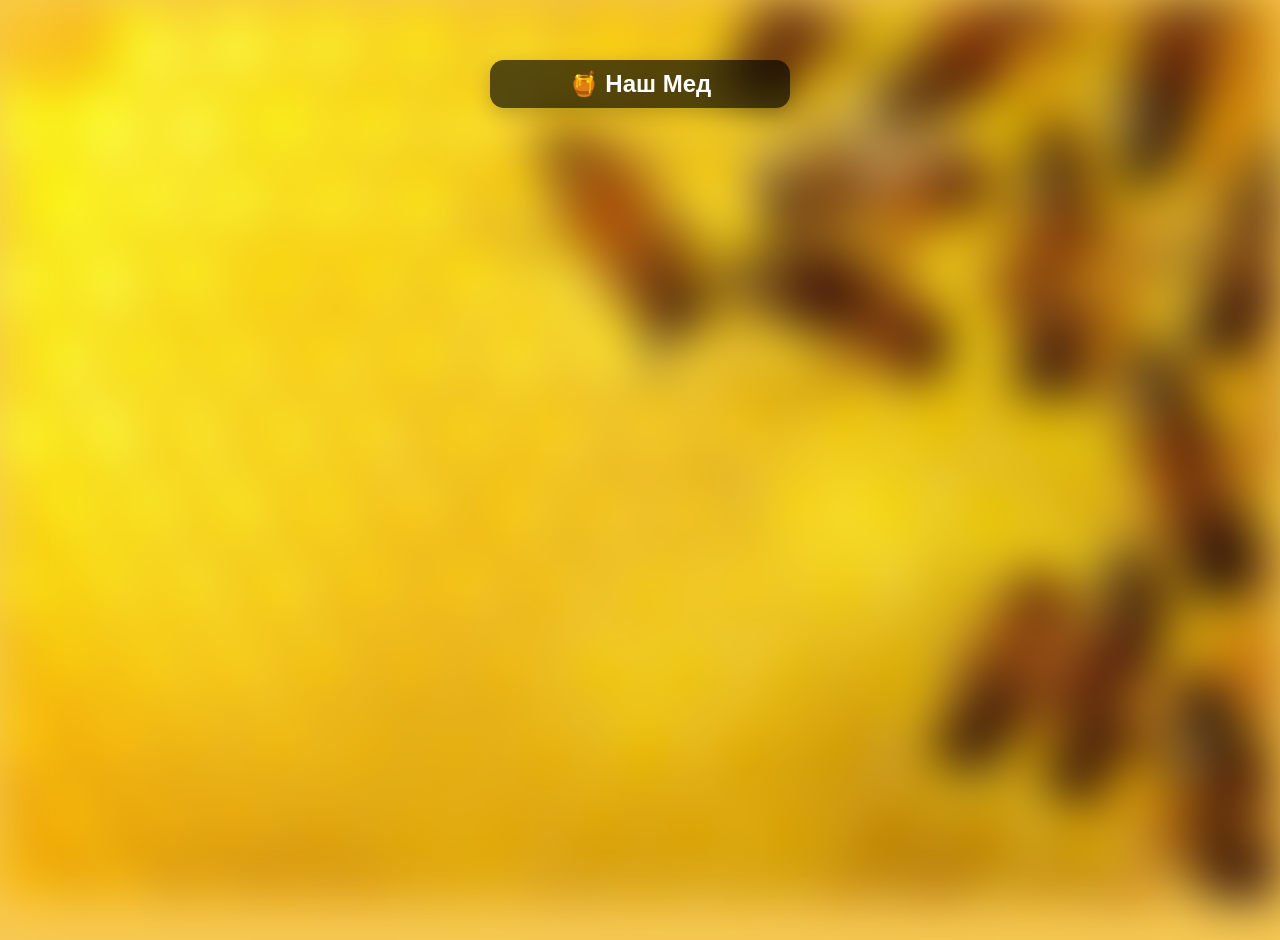
<file: med.html>
<!DOCTYPE html>
<html lang="uk">
<head>
    <meta charset="UTF-8">
    <meta name="viewport" content="width=device-width, initial-scale=1.0">
    <title>Мед</title>
    <link rel="stylesheet" href="style.css">
</head>
<!-- Клас page-med автоматично увімкне світлий розмитий фон та потрібний розмір заголовка -->
<body class="page-med">

    <div class="main-content-catalog">
        
      

        <!-- Заголовок сторінки -->
        <div class="title-container" style="margin: 20px auto;">
            <h1>🍯 Наш Мед</h1>
        </div>



        <!-- СЕТКА ДЛЯ МЕДУ -->
        <div class="products-grid">
            


          

           




        </div>

    </div>

</body>
</html>
</file>
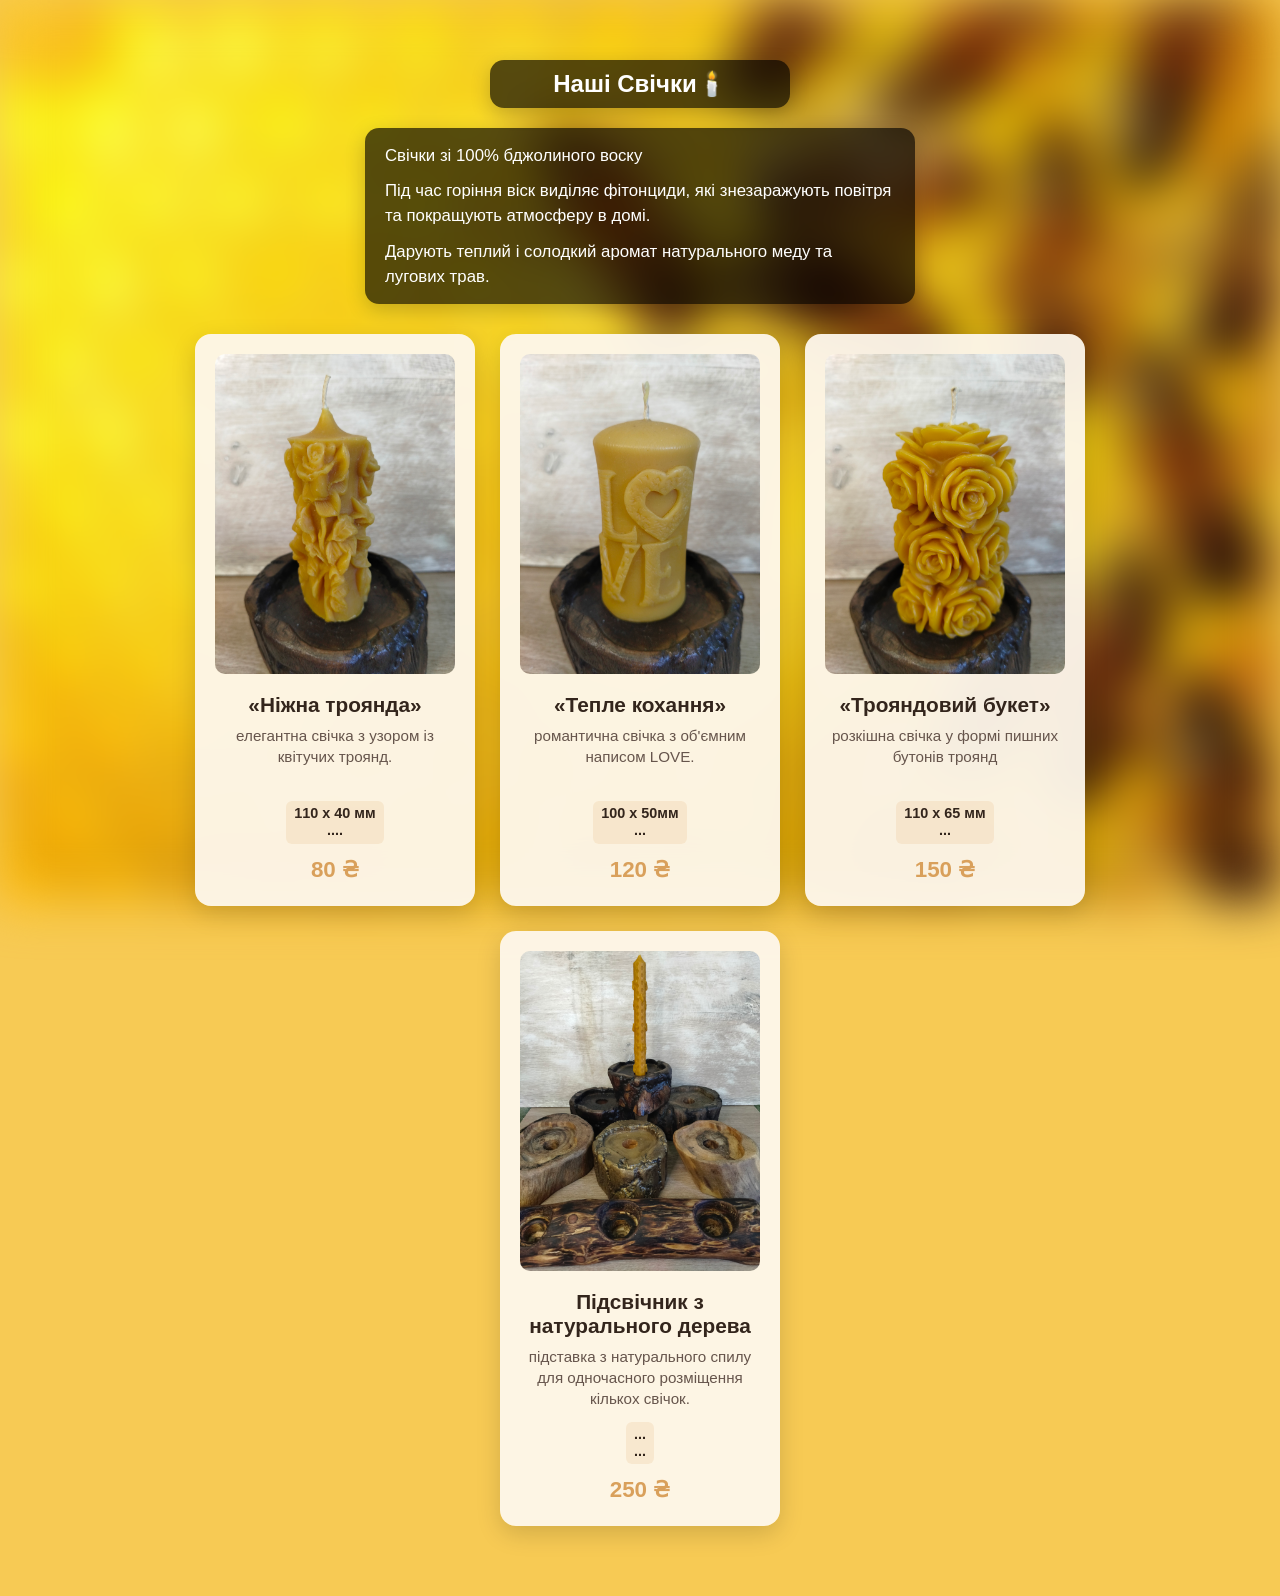
<file: svichky.html>
<!DOCTYPE html>
<html lang="uk">
<head>
    <meta charset="UTF-8">
    <meta name="viewport" content="width=device-width, initial-scale=1.0">
    <title>Свічки</title>
    <link rel="stylesheet" href="style.css">
</head>
<!-- Клас page-svichky підтягне акуратний заголовок та світлий розмитий фон -->
<body class="page-svichky">

    <div class="main-content-catalog">
        
        

        <!-- Заголовок сторінки -->
        <div class="title-container" style="margin: 20px auto;">
            <h1>Наші Свічки🕯️</h1>
        </div>


         <!-- 👇 НОВЫЙ БЛОК С ИНФОРМАЦИЕЙ 👇 -->
        <div class="info-svichky">
            <p> Свічки зі 100% бджолиного воску</p>
            <p> Під час горіння віск виділяє фітонциди, які знезаражують повітря та покращують атмосферу в домі.</p>
            <p> Дарують теплий і солодкий аромат натурального меду та лугових трав.</p>
        </div>




        <!-- СЕТКА ДЛЯ СВІЧОК -->
        <div class="products-grid">

            


            <!-- КАРТОЧКА 1 -->
<div class="product-card">
    <img src="foto-svich/s1.jpg" alt="Картина" class="product-img" onclick="document.getElementById('open-s1').classList.add('active')">
    <h3>«Ніжна троянда»</h3>
    <p class="product-desc"> елегантна свічка з узором із квітучих троянд.</p>
    <p class="product-size">
    110 х 40 мм
    <br> 
    ....
</p>

    <div class="product-price">80 ₴</div>
</div>


<!-- ОКНО УВЕЛИЧЕННОЙ КАРТИНКИ  -->
<div id="open-s1" class="lightbox">
    <a href="javascript:void(0)" class="lightbox-close" onclick="document.getElementById('open-s1').classList.remove('active'); resetZoom('zoom-img-s1')"></a>
    <div class="lightbox-content">
        <div class="zoom-container">
            <img src="foto-svich/s1.jpg" alt="Крупный просмотр" id="zoom-img-s1" class="zoomable-img"
                 onwheel="zoomImage(event, this)" 
                 onmousedown="startDrag(event, this)" 
                 onmousemove="dragImage(event, this)" 
                 onmouseup="endDrag(this)" 
                 onmouseleave="endDrag(this)">
        </div>
    <a href="javascript:void(0)" class="lightbox-btn-close" onclick="document.getElementById('open-s1').classList.remove('active'); resetZoom('zoom-img-s1')">✕</a>
    </div>
</div>





                       <!-- КАРТОЧКА 2 -->
<div class="product-card">
    <img src="foto-svich/s2.jpg" alt="Картина" class="product-img" onclick="document.getElementById('open-s2').classList.add('active')">
    <h3>«Тепле кохання»</h3>
    <p class="product-desc">романтична свічка з об'ємним написом LOVE.</p>
    <p class="product-size">
    100 х 50мм
    <br> 
    ...
</p>

    <div class="product-price">120 ₴</div>
</div>


<!-- ОКНО УВЕЛИЧЕННОЙ КАРТИНКИ  -->
<div id="open-s2" class="lightbox">
    <a href="javascript:void(0)" class="lightbox-close" onclick="document.getElementById('open-s2').classList.remove('active'); resetZoom('zoom-img-s2')"></a>
    <div class="lightbox-content">
        <div class="zoom-container">
            <img src="foto-svich/s2.jpg" alt="Крупный просмотр" id="zoom-img-s2" class="zoomable-img"
                 onwheel="zoomImage(event, this)" 
                 onmousedown="startDrag(event, this)" 
                 onmousemove="dragImage(event, this)" 
                 onmouseup="endDrag(this)" 
                 onmouseleave="endDrag(this)">
        </div>
    <a href="javascript:void(0)" class="lightbox-btn-close" onclick="document.getElementById('open-s2').classList.remove('active'); resetZoom('zoom-img-s2')">✕</a>
    </div>
</div>
                          

      

 


                   <!-- КАРТОЧКА 3 -->
<div class="product-card">
    <img src="foto-svich/s3.jpg" alt="Картина" class="product-img" onclick="document.getElementById('open-s3').classList.add('active')">
    <h3>«Трояндовий букет»</h3>
    <p class="product-desc">розкішна свічка у формі пишних бутонів троянд</p>
    <p class="product-size">
    110 х 65 мм
    <br> 
    ...
</p>

    <div class="product-price">150 ₴</div>
</div>


<!-- ОКНО УВЕЛИЧЕННОЙ КАРТИНКИ  -->
<div id="open-s3" class="lightbox">
    <a href="javascript:void(0)" class="lightbox-close" onclick="document.getElementById('open-s3').classList.remove('active'); resetZoom('zoom-img-s3')"></a>
    <div class="lightbox-content">
        <div class="zoom-container">
            <img src="foto-svich/s3.jpg" alt="Крупный просмотр" id="zoom-img-s3" class="zoomable-img"
                 onwheel="zoomImage(event, this)" 
                 onmousedown="startDrag(event, this)" 
                 onmousemove="dragImage(event, this)" 
                 onmouseup="endDrag(this)" 
                 onmouseleave="endDrag(this)">
        </div>
    <a href="javascript:void(0)" class="lightbox-btn-close" onclick="document.getElementById('open-s3').classList.remove('active'); resetZoom('zoom-img-s3')">✕</a>
    </div>
</div>






             <!-- КАРТОЧКА 4 -->
<div class="product-card">
    <img src="foto-svich/s4.jpg" alt="Картина" class="product-img" onclick="document.getElementById('open-s4').classList.add('active')">
    <h3>Підсвічник з натурального дерева</h3>
    <p class="product-desc">підставка з натурального спилу для одночасного розміщення кількох свічок.</p>
    <p class="product-size">
    ...
    <br> 
    ...
</p>

    <div class="product-price">250 ₴</div>
</div>


<!-- ОКНО УВЕЛИЧЕННОЙ КАРТИНКИ  -->
<div id="open-s4" class="lightbox">
    <a href="javascript:void(0)" class="lightbox-close" onclick="document.getElementById('open-s4').classList.remove('active'); resetZoom('zoom-img-s4')"></a>
    <div class="lightbox-content">
        <div class="zoom-container">
            <img src="foto-svich/s4.jpg" alt="Крупный просмотр" id="zoom-img-s4" class="zoomable-img"
                 onwheel="zoomImage(event, this)" 
                 onmousedown="startDrag(event, this)" 
                 onmousemove="dragImage(event, this)" 
                 onmouseup="endDrag(this)" 
                 onmouseleave="endDrag(this)">
        </div>
    <a href="javascript:void(0)" class="lightbox-btn-close" onclick="document.getElementById('open-s4').classList.remove('active'); resetZoom('zoom-img-s4')">✕</a>
    </div>
</div>








                      <!-- 🧙‍♂️ ОБЩИЙ УМНЫЙ СКРИПТ: ЗУМ, ПЕРЕТАСКИВАНИЕ И АВТО-ЗАМОРОЗКА ФОНА -->
    <script>
        let isDragging = false;
        let startX, startY;
        let translateX = 0, translateY = 0;
        let scale = 1;

        // --- УМНАЯ АВТО-ЗАМОРОЗКА ЗАДНЕГО ФОНА БЕЗ ПОВТОРЕНИЯ КОДА ---
        // Этот робот-наблюдатель каждую секунду смотрит, открыто ли какое-то окно.
        // Если открыто — он сам включает .no-scroll для body, если закрыто — выключает.
        const observer = new MutationObserver(() => {
            const anyActiveLightbox = document.querySelector('.lightbox.active');
            if (anyActiveLightbox) {
                document.body.classList.add('no-scroll');
            } else {
                document.body.classList.remove('no-scroll');
            }
        });

        // Включаем наблюдателя для всех лайтбоксов на странице
        document.addEventListener("DOMContentLoaded", () => {
            document.querySelectorAll('.lightbox').forEach(lightbox => {
                observer.observe(lightbox, { attributes: true, attributeFilter: ['class'] });
            });
        });


        // --- КОД ДЛЯ ИНТЕРАКТИВНОГО ЗУМА МЫШКОЙ ---
        function zoomImage(e, img) {
            e.preventDefault(); // Запрещаем стандартную прокрутку сайта
            const zoomFactor = 0.1;
            if (e.deltaY < 0) {
                scale += zoomFactor; // Крутим вверх — увеличиваем
            } else {
                scale -= zoomFactor; // Крутим вниз — уменьшаем
            }

            scale = Math.max(1, Math.min(4, scale));

            if (scale === 1) {
                translateX = 0;
                translateY = 0;
                img.style.cursor = 'zoom-in';
            } else {
                img.style.cursor = 'grab';
            }

            img.style.transform = `scale(${scale}) translate(${translateX}px, ${translateY}px)`;
        }

        function startDrag(e, img) {
            if (scale === 1) return;
            isDragging = true;
            img.style.cursor = 'grabbing';
            startX = e.clientX - translateX;
            startY = e.clientY - translateY;
        }

        function dragImage(e, img) {
            if (!isDragging) return;
            translateX = e.clientX - startX;
            translateY = e.clientY - startY;
            img.style.transform = `scale(${scale}) translate(${translateX / scale}px, ${translateY / scale}px)`;
        }

        function endDrag(img) {
            if (!isDragging) return;
            isDragging = false;
            img.style.cursor = 'grab';
        }

        function resetZoom(imgId) {
            const img = document.getElementById(imgId);
            if (img) {
                scale = 1;
                translateX = 0;
                translateY = 0;
                img.style.transform = 'scale(1) translate(0px, 0px)';
                img.style.cursor = 'zoom-in';
            }
        }
    </script>


        


            




        </div>

    </div>

</body>
</html>
</file>
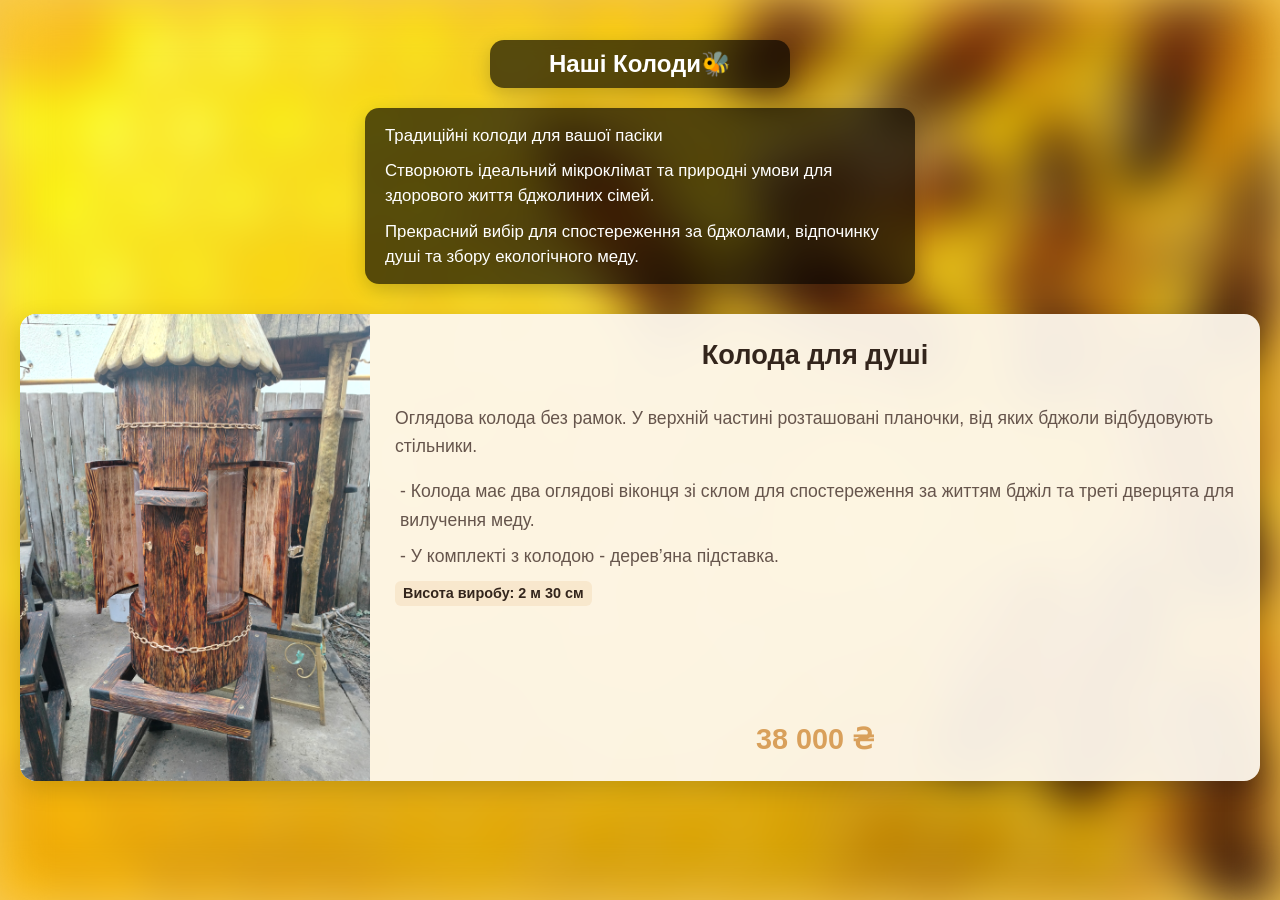
<file: vulyky.html>
<!DOCTYPE html>
<html lang="uk">
<head>
    <meta charset="UTF-8">
    <meta name="viewport" content="width=device-width, initial-scale=1.0">
    <title>Вулики</title>
    <link rel="stylesheet" href="style.css">
</head>
<!-- Клас page-vulyky автоматично увімкне той самий світлий розмитий фон -->
<body class="page-vulyky">

    



<!-- Заголовок сторінки -->
        <div class="title-container" style="margin: 20px auto;">
            <h1>Наші Колоди🐝</h1>
        </div>


         <!-- 👇 НОВЫЙ БЛОК С ИНФОРМАЦИЕЙ 👇 -->
        <div class="info-svichky">
            <p> Традиційні колоди для вашої пасіки</p>
            <p> Створюють ідеальний мікроклімат та природні умови для здорового життя бджолиних сімей.</p>
            <p> Прекрасний вибір для спостереження за бджолами, відпочинку душі та збору екологічного меду.</p>
        </div>



          <!-- КАРТОЧКА 1 -->
<div class="deck-card">
    <div class="deck-img-block">
        <!-- Клик по фото открывает лайтбокс open-vul1 -->
        <img src="foto-vulyky/vul1.jpg" alt="Колода для душі" class="deck-img" onclick="document.getElementById('open-vul1').classList.add('active')">
        
        <!-- 👇 ПЛАШКА-ПОДСКАЗКА ДЛЯ СМАРТФОНОВ 👇 -->
        <div class="zoom-hint" onclick="document.getElementById('open-vul1').classList.add('active')">⛶</div>
    </div>
    
    <div class="deck-info-block">
        <h3>Колода для душі</h3>
        
        <div class="deck-desc">
            <p>Оглядова колода без рамок. У верхній частині розташовані планочки, від яких бджоли відбудовують стільники.</p>
            
            <ul class="deck-features">
                <li>- Колода має два оглядові віконця зі склом для спостереження за життям бджіл та треті дверцята для вилучення меду.</li>
                <li>- У комплекті з колодою - дерев’яна підставка.</li>
            </ul>
            <p class="product-size">Висота виробу: 2 м 30 см</p>
        </div>
        
        <div class="deck-price">38 000 ₴</div>
    </div>
</div>

<!-- ОКНО УВЕЛИЧЕННОЙ КАРТИНКИ -->
<div id="open-vul1" class="lightbox">
    <a href="javascript:void(0)" class="lightbox-close" onclick="document.getElementById('open-vul1').classList.remove('active'); resetZoom('zoom-img-vul1')"></a>
    
    <div class="lightbox-content">
        <div class="zoom-container">
            <img src="foto-vulyky/vul1.jpg" alt="Крупный просмотр" id="zoom-img-vul1" class="zoomable-img"
                 onwheel="zoomImage(event, this)" 
                 onmousedown="startDrag(event, this)" 
                 onmousemove="dragImage(event, this)" 
                 onmouseup="endDrag(this)" 
                 onmouseleave="endDrag(this)">
        </div>
        <!-- Кнопка-крестик -->
        <a href="javascript:void(0)" class="lightbox-btn-close" onclick="document.getElementById('open-vul1').classList.remove('active'); resetZoom('zoom-img-vul1')">✕</a>
    </div>
</div>













 <!-- 🧙‍♂️ ОБЩИЙ УМНЫЙ СКРИПТ: ЗУМ, ПЕРЕТАСКИВАНИЕ И АВТО-ЗАМОРОЗКА ФОНА -->
    <script>
        let isDragging = false;
        let startX, startY;
        let translateX = 0, translateY = 0;
        let scale = 1;

        // --- УМНАЯ АВТО-ЗАМОРОЗКА ЗАДНЕГО ФОНА БЕЗ ПОВТОРЕНИЯ КОДА ---
        // Этот робот-наблюдатель каждую секунду смотрит, открыто ли какое-то окно.
        // Если открыто — он сам включает .no-scroll для body, если закрыто — выключает.
        const observer = new MutationObserver(() => {
            const anyActiveLightbox = document.querySelector('.lightbox.active');
            if (anyActiveLightbox) {
                document.body.classList.add('no-scroll');
            } else {
                document.body.classList.remove('no-scroll');
            }
        });

        // Включаем наблюдателя для всех лайтбоксов на странице
        document.addEventListener("DOMContentLoaded", () => {
            document.querySelectorAll('.lightbox').forEach(lightbox => {
                observer.observe(lightbox, { attributes: true, attributeFilter: ['class'] });
            });
        });


        // --- КОД ДЛЯ ИНТЕРАКТИВНОГО ЗУМА МЫШКОЙ ---
        function zoomImage(e, img) {
            e.preventDefault(); // Запрещаем стандартную прокрутку сайта
            const zoomFactor = 0.1;
            if (e.deltaY < 0) {
                scale += zoomFactor; // Крутим вверх — увеличиваем
            } else {
                scale -= zoomFactor; // Крутим вниз — уменьшаем
            }

            scale = Math.max(1, Math.min(4, scale));

            if (scale === 1) {
                translateX = 0;
                translateY = 0;
                img.style.cursor = 'zoom-in';
            } else {
                img.style.cursor = 'grab';
            }

            img.style.transform = `scale(${scale}) translate(${translateX}px, ${translateY}px)`;
        }

        function startDrag(e, img) {
            if (scale === 1) return;
            isDragging = true;
            img.style.cursor = 'grabbing';
            startX = e.clientX - translateX;
            startY = e.clientY - translateY;
        }

        function dragImage(e, img) {
            if (!isDragging) return;
            translateX = e.clientX - startX;
            translateY = e.clientY - startY;
            img.style.transform = `scale(${scale}) translate(${translateX / scale}px, ${translateY / scale}px)`;
        }

        function endDrag(img) {
            if (!isDragging) return;
            isDragging = false;
            img.style.cursor = 'grab';
        }

        function resetZoom(imgId) {
            const img = document.getElementById(imgId);
            if (img) {
                scale = 1;
                translateX = 0;
                translateY = 0;
                img.style.transform = 'scale(1) translate(0px, 0px)';
                img.style.cursor = 'zoom-in';
            }
        }
    </script>






</body>
</html>
</file>
<file: style.css>
/* Общие настройки для всего сайта */
body {
    font-family: Arial, sans-serif;
    margin: 0;
    padding: 20px;
    text-align: center;
    position: relative;
    min-height: 100vh;
    box-sizing: border-box;
    background-color: #f7ca54; 
}

/* 🪄 НАСТРОЙКА ИДЕАЛЬНО ЧЁТКОГО ФОНА НА ГЛАВНОЙ */
body::before {
    content: "";
    position: fixed;
    top: 0;
    left: 0;
    width: 100%;
    height: 100%;
    background-image: url('fon sayta2.jpg');
    background-size: cover;      /* Картинка аккуратно заполняет экран */
    background-position: center; /* Центрируем, чтобы пчёлы были посередине */
    background-repeat: no-repeat;
    
    /* 🌟 Улучшаем чёткость: убираем scale, добавляем свойства для идеального рендеринга пикселей */
    filter: brightness(1.1);     /* Оставляем приятную яркость */
    image-rendering: -webkit-optimize-contrast; /* Повышает чёткость в Safari/Chrome */
    image-rendering: crisp-edges;               /* Делает детали резкими */
    
    z-index: -2; 
}





/* Контейнер для кнопок-категорий */
.categories-container {
    display: flex;
    flex-direction: column;
    align-items: center;
    gap: 15px; /* Отступы между кнопками */
    max-width: 400px;
    margin: 0 auto;
}

/* Красивый стиль для кнопок */
.btn-category {
    display: block;
    width: 100%;
    padding: 18px;

    background-color: #d9a05b; /* Приятный медово-деревянный цвет */
    color: white;
    text-decoration: none; /* Убираем подчеркивание текста */
    font-size: 1.2rem;
    font-weight: bold;
    border-radius: 12px;
    box-shadow: 0 4px 6px rgba(0,0,0,0.05);
    transition: background 0.2s; /* Плавное изменение цвета при наведении */

    /* 👇 ВОТ ЭТИ ДВЕ СТРОЧКИ ДОБАВЛЯЮТ НАСТРАИВАЕМУЮ ЧЁРНУЮ РАМКУ 👇 */
    border: 3px solid rgba(0, 0, 0, 0.5); /* 3px — толщина, solid — сплошная, rgba — полупрозрачный чёрный цвет */
    box-sizing: border-box;               /* Защищает кнопку от раздувания, рамка садится строго внутрь границ */
}

/* Эффект при наведении мышки на кнопку */
.btn-category:hover {
    background-color: #bf8543;
}

/* Общий контейнер для выравнивания */
.main-wrapper {
    display: flex;
    flex-direction: column;
    align-items: center;
    justify-content: center;
    min-height: 100vh;
    padding: 20px;
    box-sizing: border-box;
}

/* ОБЩИЙ СТИЛЬ ДЛЯ ПЛАШЕК И КНОПОК: Увеличили длину до 500px */
/* ЭТОТ БЛОК ТЕПЕРЬ ОТВЕЧАЕТ ТОЛЬКО ЗА ЧЕРНЫЕ ПЛАШКИ С ТЕКСТОМ */
.title-container, .subtitle-container {
    max-width: 450px; /* Оставляем плашкам с текстом их текущий размер */
    width: 100%;
    box-sizing: border-box;
}

/* А ЭТОТ НОВЫЙ БЛОК УПРАВЛЯЕТ ИСКЛЮЧИТЕЛЬНО ДЛИНОЙ КНОПОК! */
.categories-container {
    max-width: 240px; /* 👈 МЕНЯЙТЕ ЭТУ ЦИФРУ! Сделайте её больше или меньше, поменяется длина ТОЛЬКО у кнопок */
    width: 100%;
    box-sizing: border-box;
}


/* ПРЯМОКУТНИК 1: Для названия */
.title-container {
    background-color: rgba(0, 0, 0, 0.65);
    padding: 15px 25px;
    border-radius: 14px;
    margin-bottom: 12px; /* Небольшой отступ до второго прямоугольника */
    box-shadow: 0 6px 20px rgba(0, 0, 0, 0.2);
}

.title-container h1 {
    color: #ffffff;
    margin: 0;
    font-size: 2.4rem;
    text-align: center;
}

/* ПРЯМОКУТНИК 2: Для подписи */
.subtitle-container {
    background-color: rgba(0, 0, 0, 0.65);
    padding: 12px 20px;
    border-radius: 12px;
    margin-bottom: 30px; /* Отступ до начала кнопок */
    box-shadow: 0 6px 20px rgba(0, 0, 0, 0.2);
}

.subtitle-container p {
    color: #f1f1f1;
    margin: 0;
    font-size: 1.1rem;
    font-weight: normal;
    text-align: center;
}

/* Контейнер для кнопок */
.categories-container {
    display: flex;
    flex-direction: column;
    gap: 15px;
}

/* Кнопки тоже автоматически станут длиннее (500px) */
.btn-category {
    display: block;
    width: 100%;
    padding: 18px;
    background-color: rgba(230, 168, 71, 0.85);
    color: black;
    text-decoration: none;
    font-size: 1.2rem;
    font-weight: bold;
    border-radius: 12px;
    box-shadow: 0 4px 15px rgba(0,0,0,0.2);
    transition: transform 0.2s, background 0.2s;
    box-sizing: border-box;
    text-align: center;
}

.btn-category:hover {
    background-color: rgba(204, 145, 51, 0.95);
    transform: translateY(-2px);
}





/* --- СТИЛИ ДЛЯ СТРАНИЦ ТОВАРОВ --- */



/* Сетка для карточек товаров */
.products-grid {
    display: flex;
    justify-content: center;
    gap: 25px;
    flex-wrap: wrap; /* Если карточки не влезут в один ряд, они красиво перенесутся ниже */
    max-width: 1200px;
    margin: 30px auto;
    padding: 0 20px;
}

/* Сама карточка товара */
.product-card {
    background-color: rgba(253, 247, 237, 0.95); /* Белая подложка для читаемости текста */
    border-radius: 16px;
    padding: 20px;
    width: 280px;
    box-shadow: 0 8px 24px rgba(0,0,0,0.15);
    text-align: center;
    box-sizing: border-box;
}

/* Фотография внутри карточки */
.product-img {
    width: 100%;
    height: 320px;
    object-fit: cover; /* Обрезает фото под один размер, чтобы карточки не плясают по высоте */
    border-radius: 10px;
    background-color: #eee; /* Серый фон, пока картинка не загрузилась */

    cursor: pointer; 
}

.product-card h3 {
    color: #33251c;
    margin: 15px 0 8px 0;
    font-size: 1.3rem;
}

.product-desc {
    color: #66554c;
    font-size: 0.95rem;
    line-height: 1.4;
    height: 60px; /* Фиксированная высота для описания, чтобы кнопки были на одном уровне */
    overflow: hidden;
    margin: 0 0 15px 0;
}

.product-price {
    font-size: 1.4rem;
    font-weight: bold;
    color: #d9a05b; /* Наш фирменный медовый цвет для цены */
    margin-bottom: 3px;
}



/* Специальный блок для размеров товаров во всех категориях */
.product-size {
    font-size: 0.90rem;
    color: #33251c;      /* Тёмный аккуратный цвет */
    font-weight: bold;   /* Сделаем жирным, чтобы бросалось в глаза */
    margin-top: 1px;     /* Подняли плашечку повыше к описанию */
    margin-bottom: 12px;  /* Оттолкнули цену снизу, чтобы не слипалась */
    background-color: rgba(217, 160, 91, 0.15); /* Нежная медовая подложка */
    padding: 4px 8px;
    border-radius: 6px;
    display: inline-block; /* Плашка будет по размеру текста */

     line-height: 1.2; 
}





/* --- НАСТРОЙКА ПОЛНОСТЬЮ РАЗМЫТОГО ФОНА ДЛЯ КАТАЛОГА --- */

/* Делаем фон сплошным для страницы каталога */
body.page-catalog {
    background: #1a0f00; /* Темная подложка на случай долгой загрузки */
    margin: 0;
    padding: 0;
}

/* Создаем отдельный слой для размытия, который точно сработает везде */
body.page-catalog::before {
    content: "";
    position: fixed;
    top: 0;
    left: 0;
    width: 100%;
    height: 100%;
    background-image: url('fon sayta2.jpg'); /* 🌟 ПОСТАВЬТЕ СЮДА ТОЧНОЕ ИМЯ ВАШЕЙ КАРТИНКИ (bg.jpg или другое) */
    background-size: cover;
    background-position: center;
    background-repeat: no-repeat;
    filter: blur(20px) brightness(0.7); /* 100% размытие на всю страницу! */
    z-index: -1;
    transform: scale(1.1); /* Убирает белые края по бокам экрана */
}

/* Контейнер для контента каталога */
.main-content-catalog {
    position: relative;
    z-index: 1;
    min-height: 100vh;
    padding: 20px;
    box-sizing: border-box;
}

/* --- СВЕТЛЫЙ ФОН ДЛЯ ВСЕХ КАТАЛОГОВ СРАЗУ --- */
body.page-catalog::before,
body.page-vulyky::before,
body.page-svichky::before,
body.page-doshchechky::before,
body.page-med::before {
    /* Ставим тот же уровень яркости, который вам понравился в картинах */
    filter: blur(25px) brightness(1.0); 
}

/* НАСТРОЙКА ЗАГОЛОВКОВ ДЛЯ ВСЕХ СТРАНИЦ ТОВАРОВ (Картины, Вулики, Свечи и т.д.) */

/* 1. Управляем размером чёрной рамки вокруг надписи на всех страницах */
.page-catalog .title-container,
.page-vulyky .title-container,
.page-svichky .title-container,
.page-doshchechky .title-container,
.page-med .title-container {
    max-width: 300px;       /* ⬅️ Изменяйте эту цифру (было 450px), чтобы сделать чёрную рамку ещё короче */
    padding: 10px 18px;     /* ⬅️ Первая цифра (10px) делает плашку тоньше по высоте */
}

/* 2. Управляем размером самих букв внутри этой рамки */
.page-catalog .title-container h1,
.page-vulyky .title-container h1,
.page-svichky .title-container h1,
.page-doshchechky .title-container h1,
.page-med .title-container h1 {
    font-size: 1.5rem;      /* ⬅️ Изменяйте эту цифру (было 2rem), чтобы сделать буквы больше или меньше */
}



/* БЛОК КОНТАКТІВ НА ГОЛОВНІЙ СТОРІНЦІ */
.contacts-container {
    background-color: rgba(0, 0, 0, 0.61); /* Така ж прозора чорна плашка */
    padding: 20px;
    border-radius: 14px;
    margin-top: 35px; /* Відступ зверху від кнопок */
    box-shadow: 0 6px 20px rgba(0, 0, 0, 0.2);
    max-width: 400px; /* Така ж довжина, як у заголовків */
    width: 100%;
    box-sizing: border-box;
    text-align: center;
}

/* Заголовок "Наші контакти" */
.contacts-container h2 {
    color: #ffffff;
    margin: 0 0 15px 0;
    font-size: 1.5rem;
}

/* Кожен рядок контакту */
.contact-item {
    color: #f1f1f1;
    font-size: 1.1rem;
    margin-bottom: 10px;
}

.contact-item:last-child {
    margin-bottom: 0; /* Прибираємо відступ у останнього рядка */
}

/* Стилі для клікабельних посилань (телефон, тг, інста) */
.contact-item a {
    color: #f7ca54; /* Красивий медовий колір для посилань, щоб виділялися */
    text-decoration: none;
    font-weight: bold;
    transition: color 0.2s;
    margin-left: 5px;
}

.contact-item a:hover {
    color: #ffffff; /* При наведенні мишкою посилання ставатиме білим */
}

/* Адаптація блоку контактів для телефонів */
@media (max-width: 600px) {
    .contacts-container {
        margin-top: 25px;
        padding: 15px;
    }
    .contacts-container h2 {
        font-size: 1.3rem;
    }
    .contact-item {
        font-size: 0.95rem;
    }
}


/* НАСТРОЙКА РАЗМЕРА ИМЕННО ДЛЯ ЗАГОЛОВКА КАРТИН */

/* 1. Меням длину и высоту чёрной прозрачной рамки */
.page-catalog .title-container {
    max-width: 550px;      /* ⬅️ Изменяйте цифру, чтобы сделать рамку длиннее или короче именно в картинах */
    padding: 14px 22px;    /* ⬅️ Первая цифра (14px) — это высота от букв до верхнего/нижнего края плашки */
}

/* 2. Меняем размер букв внутри этой рамки */
.page-catalog .title-container h1 {
    font-size: 1.6rem;     /* ⬅️ Изменяйте цифру (например, 1.4rem или 1.9rem), чтобы настроить размер шрифта */
}












/* --- СТИЛИ ДЛЯ УВЕЛИЧЕНИЯ КАРТИНКИ (LIGHTBOX) --- */

/* Темный фон на весь экран (скрыт по умолчанию) */
.lightbox {
    position: fixed;
    top: 0;
    left: 0;
    width: 100%;
    height: 100%;
    background-color: rgba(0, 0, 0, 0.9); /* Черный полупрозрачный фон */
    display: none; /* Прячем */
    justify-content: center;
    align-items: center;
    z-index: 9999; /* Поверх абсолютно всего на сайте */
    padding: 20px;
    box-sizing: border-box;
}

/* Магия CSS: когда ссылка ведет на ID этой карточки, мы её показываем */
.lightbox.active {
    display: flex; 
}

/* Зона для закрытия кликом по фону */
.lightbox-close {
    position: absolute;
    top: 0;
    left: 0;
    width: 100%;
    height: 100%;
    cursor: default;
}

/* Контейнер для большой картинки */
.lightbox-content {
    position: relative;
    max-width: 90%;
    max-height: 90vh;
    display: flex;
    justify-content: center;
    align-items: center;
}

/* Сама большая картинка внутри окна */
.lightbox-content img {
    max-width: 100%;
    max-height: 85vh;
    object-fit: contain;
    border-radius: 8px;
    box-shadow: 0 10px 40px rgba(0,0,0,0.5);
}

/* Кнопка-крестик в углу */
.lightbox-btn-close {
    position: absolute;
    top: -40px;
    right: 0;
    color: white;
    text-decoration: none;
    font-size: 2rem;
    font-weight: bold;
    transition: color 0.2s;
}
.lightbox-btn-close:hover {
    color: #f7ca54; /* Медовый цвет при наведении */
}



/* --- ИНТЕРАКТИВНЫЙ ЗУМ ДЛЯ КОМПЬЮТЕРОВ --- */

/* Контейнер-рамка, удерживающий картинку */
.zoom-container {
    overflow: hidden; /* Прячем части картинки, которые выходят за рамки при приближении */
    display: flex;
    justify-content: center;
    align-items: center;
    max-width: 100%;
    max-height: 85vh;
    position: relative;
}

/* Сама увеличиваемая картинка */
.zoomable-img {
    max-width: 100%;
    max-height: 85vh;
    object-fit: contain;
    border-radius: 8px;
    box-shadow: 0 10px 40px rgba(0,0,0,0.5);
    transition: transform 0.05s ease-out; /* Плавное увеличение */
    cursor: zoom-in; /* Иконка лупы при наведении */
    transform-origin: center center;
    position: relative;
    user-select: none; /* Запрещаем выделять картинку как текст при перетаскивании */
    -webkit-user-drag: none;
}


/* Блокировка прокрутки сайта на заднем плане */
body.no-scroll {
    overflow: hidden; /* Замораживает страницу, убирая полосу прокрутки */
}





/* --- ОТДЕЛЬНЫЕ НАСТРОЙКИ ДЛЯ КАЖДОЙ КАТЕГОРИИ (Компьютерная версия) --- */

/* 🖼️ 1. Настройка инфо-блока для КАРТИН */
.info-kartiny {
    background-color: rgba(0, 0, 0, 0.65);
    padding: 15px 20px;
    border-radius: 14px;
    width: 100%;
    margin: 0 auto 30px auto;
    box-shadow: 0 6px 20px rgba(0, 0, 0, 0.2);
    box-sizing: border-box;
    text-align: left;
    
    max-width: 550px; /* ⬅️ МЕНЯЙ ТУТ ДЛИНУ ТОЛЬКО ДЛЯ КАРТИН */
}

/* 🪵 2. Настройка инфо-блока для ДОЩЕЧЕК */
.info-doshchechky {
    background-color: rgba(0, 0, 0, 0.65);
    padding: 15px 20px;
    border-radius: 14px;
    width: 100%;
    margin: 0 auto 30px auto;
    box-shadow: 0 6px 20px rgba(0, 0, 0, 0.2);
    box-sizing: border-box;
    text-align: left;
    
    max-width: 550px; /* ⬅️ МЕНЯЙ ТУТ ДЛИНУ ТОЛЬКО ДЛЯ ДОЩЕЧЕК */
}

/* 🕯️ 3. Настройка инфо-блока для СВЕЧЕЙ */
.info-svichky {
    background-color: rgba(0, 0, 0, 0.65);
    padding: 15px 20px;
    border-radius: 14px;
    width: 100%;
    margin: 0 auto 30px auto;
    box-shadow: 0 6px 20px rgba(0, 0, 0, 0.2);
    box-sizing: border-box;
    text-align: left;
    
    max-width: 550px; /* ⬅️ МЕНЯЙ ТУТ ДЛИНУ ТОЛЬКО ДЛЯ СВЕЧЕЙ */
}

/* 🍯 4. Настройка инфо-блока для МЁДА */
.info-med {
    background-color: rgba(0, 0, 0, 0.65);
    padding: 15px 20px;
    border-radius: 14px;
    width: 100%;
    margin: 0 auto 30px auto;
    box-shadow: 0 6px 20px rgba(0, 0, 0, 0.2);
    box-sizing: border-box;
    text-align: left;
    
    max-width: 450px; /* ⬅️ МЕНЯЙ ТУТ ДЛИНУ ТОЛЬКО ДЛЯ МЁДА */
}

/* 🐝 5. Настройка инфо-блока для УЛЬЕВ */
.info-vulyky {
    background-color: rgba(0, 0, 0, 0.65);
    padding: 15px 20px;
    border-radius: 14px;
    width: 100%;
    margin: 0 auto 30px auto;
    box-shadow: 0 6px 20px rgba(0, 0, 0, 0.2);
    box-sizing: border-box;
    text-align: left;
    
    max-width: 500px; /* ⬅️ МЕНЯЙ ТУТ ДЛИНУ ТОЛЬКО ДЛЯ УЛЬЕВ */
}

/* Универсальная настройка текста для ВСЕХ инфо-блоков сайта */
.info-kartiny p, .info-doshchechky p, .info-svichky p, .info-med p, .info-vulyky p {
    color: #ffffff;
    font-size: 1.05rem;
    font-weight: normal;
    line-height: 1.5;
    margin: 0 0 10px 0;
}
.info-kartiny p:last-child, .info-doshchechky p:last-child, .info-svichky p:last-child, .info-med p:last-child, .info-vulyky p:last-child {
    margin-bottom: 0;
}




/* --- СТИЛИ ДЛЯ ИКОНКИ-ПОДСКАЗКИ НА СМАРТФОНАХ --- */

/* Делаем блок с фото главным ориентиром для позиционирования */
.deck-img-block {
    position: relative;
}

/* Настраиваем внешний вид плашки на фото */
.zoom-hint {
    position: absolute;
    bottom: 12px;
    right: 12px;
    background-color: rgba(0, 0, 0, 0.65); /* Прозрачный черный цвет, как ваши заголовки */
    color: #ffffff;
    font-size: 0.8rem;
    font-weight: bold;
    padding: 6px 12px;
    border-radius: 20px;
    cursor: pointer;
    display: flex;
    align-items: center;
    gap: 5px;
    font-family: Arial, sans-serif;
    box-shadow: 0 4px 10px rgba(0,0,0,0.3);
    z-index: 2; /* Чтобы плашка точно была поверх картинки */
    user-select: none;
    -webkit-user-select: none;
}

/* Микро-эффект нажатия на плашку пальцем */
.zoom-hint:active {
    background-color: rgba(0, 0, 0, 0.85);
    transform: scale(0.95);
}

/* 🖥️ СКРЫВАЕМ ПЛАШКУ НА КОМПЬЮТЕРАХ (на экранах шире 768px) */
@media (min-width: 769px) {
    .zoom-hint {
        display: none !important;
    }
}








/* --- СПЕЦИАЛЬНЫЕ КАРТОЧКИ ДЛЯ КОЛОД --- */

/* Контейнер идет сверху вниз, а не сеткой */
.deck-container {
    display: flex;
    flex-direction: column;
    gap: 30px; /* Отступ между колодами */
    max-width: 900px; /* Ограничиваем ширину, чтобы текст не размазывался по экрану */
    margin: 30px auto;
    padding: 0 20px;
    box-sizing: border-box;
}

/* Сама карточка (Компьютерная версия: фото слева, текст справа) */
.deck-card {
    display: flex;
    background-color: rgba(253, 247, 237, 0.95); /* Ваша фирменная светлая подложка */
    border-radius: 16px;
    overflow: hidden;
    box-shadow: 0 8px 24px rgba(0,0,0,0.15);
    box-sizing: border-box;
    text-align: left; /* Текст выравниваем по левому краю для удобства чтения */
}

/* Блок для фотографии */
.deck-img-block {
    flex: 0 0 350px; /* Фиксированная ширина фото на ПК */
    background-color: #fcfaf7;
}

.deck-img {
    width: 100%;
    height: 100%;
    object-fit: cover; /* Красиво заполняет блок */
    display: block;
    cursor: pointer;
}

/* Блок с текстом */
.deck-info-block {
    padding: 25px;
    display: flex;
    flex-direction: column;
    justify-content: space-between; /* Прижимает цену к низу */
    flex-grow: 1;
}

.deck-card h3 {
    color: #33251c;
    margin: 0 0 15px 0;
    font-size: 1.7rem;
    text-align: center;
}

.deck-desc {
    color: #66554c;
    font-size: 1.1rem;
    line-height: 1.6;
    margin-bottom: 25px;
}

/* Красивый список характеристик */
.deck-features {
    list-style: none;
    padding: 0;
    margin: 15px 0 0 0;
}

.deck-features li {
    margin-bottom: 8px;
    padding-left: 5px;
}

/* Цена колоды */
.deck-price {
    font-size: 1.8rem;
    font-weight: bold;
    color: #d9a05b; /* Ваш медовый цвет */
    margin-top: auto; /* Толкает цену в самый низ */
    text-align: center;
}

/* ==========================================================
   📱 АДАПТАЦИЯ ДЛЯ МОБИЛЬНЫХ ТЕЛЕФОНОВ (Перестраиваем в один столбец)
   ========================================================== */
@media (max-width: 768px) {
    .deck-container {
        gap: 20px;
        padding: 0 10px;
    }

    .deck-card {
        flex-direction: column; /* На телефоне: фото сверху, текст снизу */
        text-align: center; /* Центрируем заголовки и цену */
    }

    .deck-img-block {
        flex: none;
        width: 100%;
        max-height: 350px; /* Чтобы высокое фото не занимало весь экран телефона */
        overflow: hidden;
    }

    .deck-img {
        object-fit: contain; /* Чтобы колоду было видно полностью без обрезки */
        background-color: #fcfaf7;
    }

    .deck-info-block {
        padding: 15px;
    }

    .deck-card h3 {
        font-size: 1.3rem;
        margin-bottom: 10px;
    }

    .deck-desc {
        font-size: 0.95rem;
        text-align: left; /* Сам длинный текст внутри карточки оставляем читаемым */
        margin-bottom: 15px;
    }

    .deck-features li {
        margin-bottom: 6px;
    }

    .deck-price {
        font-size: 1.5rem;
        margin-top: 10px;
    }
}











/* ==========================================================
   📱 КУСОЧЕК КОДА ДЛЯ МОБИЛЬНЫХ ТЕЛЕФОНОВ
   ========================================================== */

@media (max-width: 600px) {
    
    /* 1. ЧИНЯМ ФОН НА ГЛАВНОЙ СТРАНИЦЕ */
    body.page-main::after {
        background-position: center center;
        background-size: cover;
    }

    /* 2. НАСТРОЙКА СЕТКИ ТОВАРОВ */
    .products-grid {
        gap: 12px; /* Чуть увеличили зазор для аккуратности */
        padding: 0 10px;
    }

    /* 3. КАРТОЧКА ТОВАРА — теперь она строго контролирует положение элементов */
    .product-card {
        width: calc(50% - 6px); 
        padding: 10px; 
        border-radius: 12px;
        display: flex;
        flex-direction: column;
        box-sizing: border-box;
    }

        /* 4. ФОТОГРАФИЯ БЕЗ ОБРЕЗКИ */
    .product-img {
        width: 100%;
        height: auto; 
        
        /* 👇 МЕНЯЕМ ТУТ: Увеличиваем лимит высоты со 150px до 200px (или больше), 
           чтобы картинки на экране телефона раскрылись крупнее 👇 */
        max-height: 200px; 
        
        object-fit: contain; 
        background-color: #fcfaf7; 
    }


    /* 5. ОПИСАНИЕ — теперь оно само растягивается под текст, сколько бы его ни было */
    .product-desc {
        font-size: 0.75rem; 
        color: #66554c;
        line-height: 1.3;
        
        
        height: auto; 
        overflow: visible; 
        
        /* 🌟 Делаем аккуратный фиксированный зазор снизу до рамки размера */
        margin-bottom: 10px; 
    }

    /* 📱 Исправляем плашку размера на телефонах — теперь она идеально выравнивает карточки */
    .product-size {
        font-size: 0.6rem;      
        padding: 3px 6px;       
        align-self: center;     
        
        /* 🌟 УМНАЯ ПРУЖИНА: она автоматически посчитает, сколько места занял текст описания, 
           и ровно на эту разницу отодвинет рамку размера вниз, удерживая все рамки на одной линии! */
        margin-top: auto;        
        margin-bottom: 5px;     
        
        background-color: rgba(217, 160, 91, 0.15); 
        border-radius: 6px;
        display: inline-block; 
        word-break: normal; 

        line-height: 1.2;    
    }


    /* 6. ЦЕНА — просто аккуратно стоит в самом низу */
    .product-price {
        font-size: 1.1rem;
        margin-top: 0; 
        margin-bottom: 5px;
    }



        /* 🌟 НАСТРОЙКА НАЗВАНИЙ НА ТЕЛЕФОНЕ — ТЕПЕРЬ ОНИ НА ОДНОМ УРОВНЕ */
    .product-card h3 {
        font-size: 0.90rem;   /* Аккуратный размер шрифта */
        margin-top: 8px;     
        margin-bottom: 4px;  
        line-height: 1.2;    
        
        /* 👇 ФИКСИРУЕМ ВЫСОТУ НАЗВАНИЯ (под 2 строчки текста) 👇 */
        height: 34px;        /* Теперь даже короткое название займет место как длинное */
        display: flex;       /* Центрируем текст внутри этого пространства */
        align-items: center; 
        justify-content: center;
        overflow: hidden;    
    }



             /* 📱 ИДЕАЛЬНАЯ мобильная адаптация для вообще всех инфо-блоков сайта */
    .info-kartiny, .info-doshchechky, .info-svichky, .info-med, .info-vulyky {
        width: calc(100% - 20px) !important; /* Умный расчет: плашка займет всю ширину за вычетом аккуратных полей по бокам */
        max-width: 400px !important;         /* Ограничиваем максимальную ширину на смартфонах, чтобы плашка не выглядела огромной коровьей шкурой */
        padding: 14px 16px !important;       /* Внутренние отступы: чуть больше сверху/снизу и аккуратно по бокам */
        margin: 0 auto 20px auto !important; /* Центрируем строго по центру экрана телефона и даем отступ вниз до товаров */
        box-shadow: 0 4px 15px rgba(0, 0, 0, 0.2) !important;
        border-radius: 12px !important;      /* Слегка уменьшаем скругление углов для мобильных экранов */
    }

    /* Настройка текста внутри инфо-блоков на телефоне */
    .info-kartiny p, .info-doshchechky p, .info-svichky p, .info-med p, .info-vulyky p {
        font-size: 0.9rem !important;        /* Комфортный размер шрифта для чтения с экрана телефона */
        line-height: 1.4 !important;         /* Расстояние между строчками, чтобы текст не слипался */
        margin-bottom: 8px !important; 
        text-align: center !important;       /* 🌟 СЕКРЕТНЫЙ ПРИЕМ: На телефонах короткий текст (в одну-две строчки) смотрится в сто раз красивее, если он выровнен по центру, а не по левому краю! */
    }

    .info-kartiny p:last-child, .info-doshchechky p:last-child, .info-svichky p:last-child, .info-med p:last-child, .info-vulyky p:last-child {
        margin-bottom: 0 !important;
    }





    
}


/* ==========================================================
   📱 КУСОЧЕК КОДА ДЛЯ МОБИЛЬНЫХ ТЕЛЕФОНОВ
   ========================================================== */
</file>
